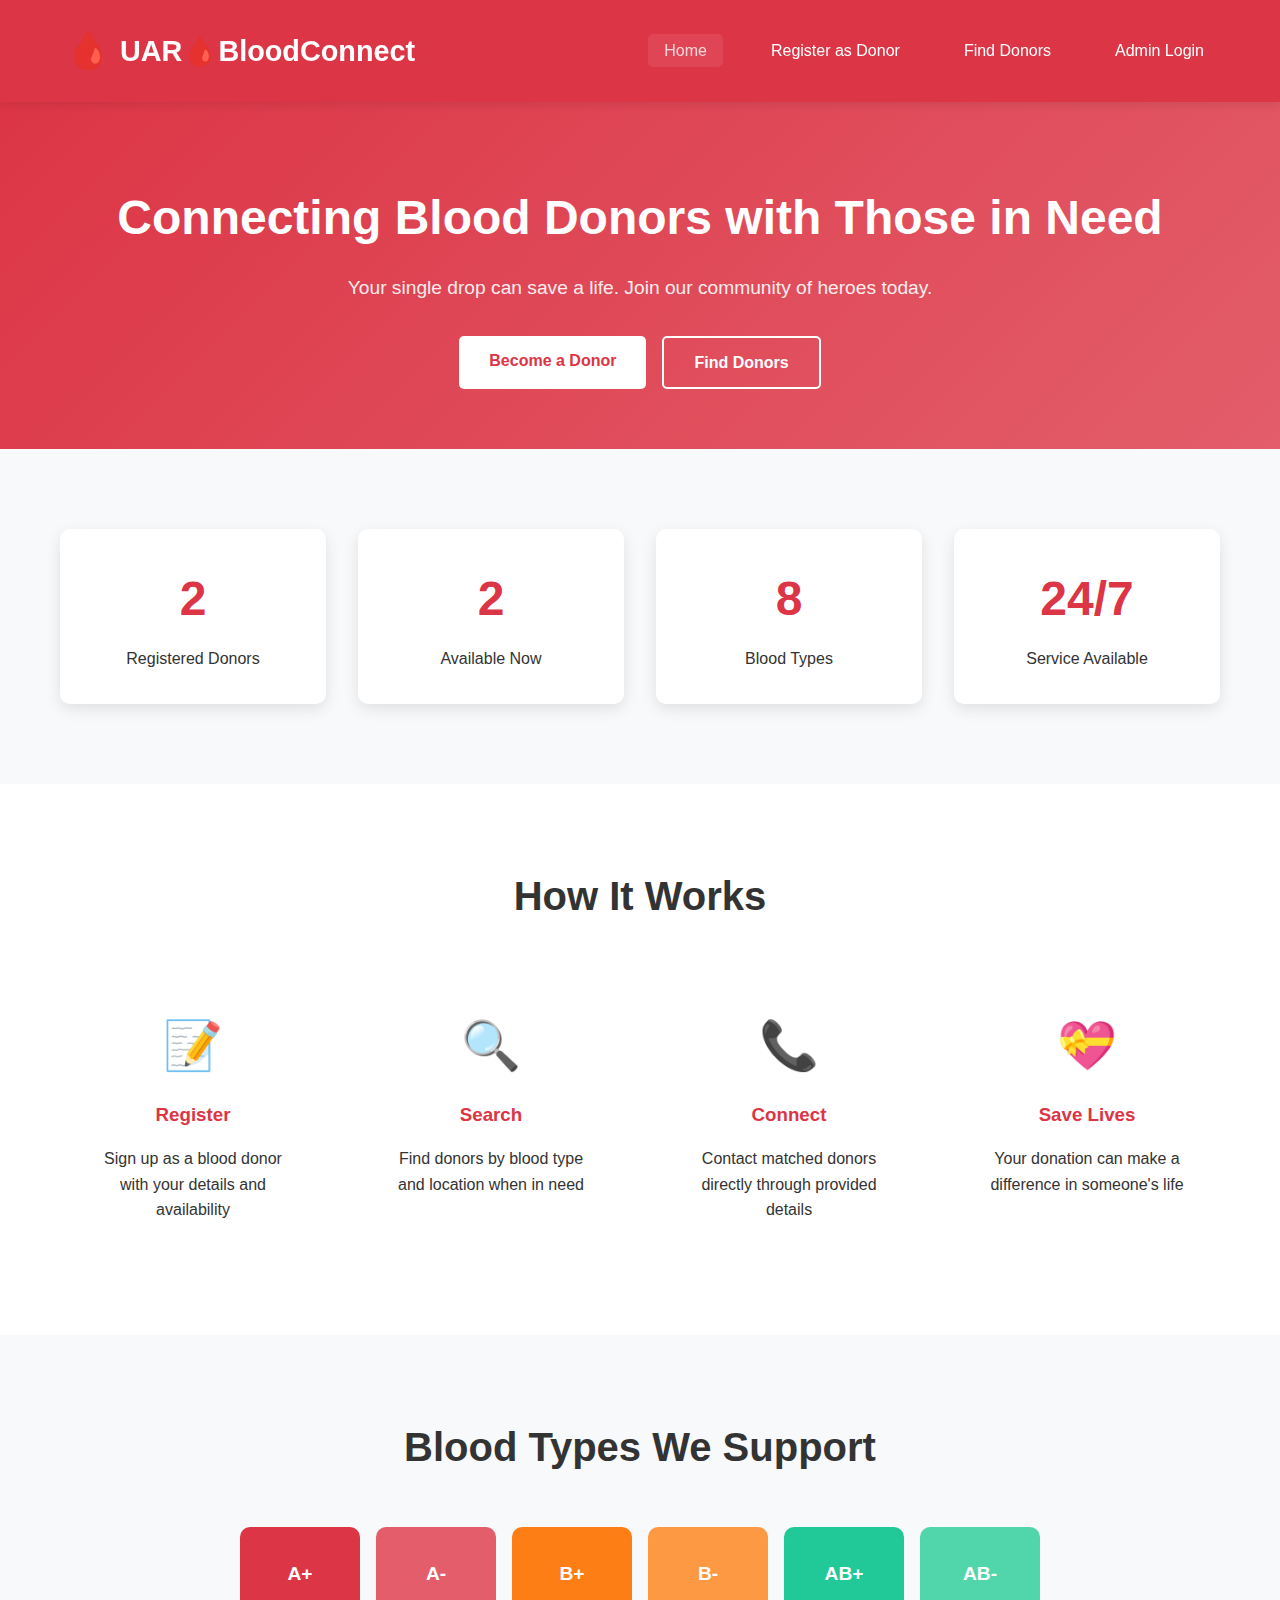
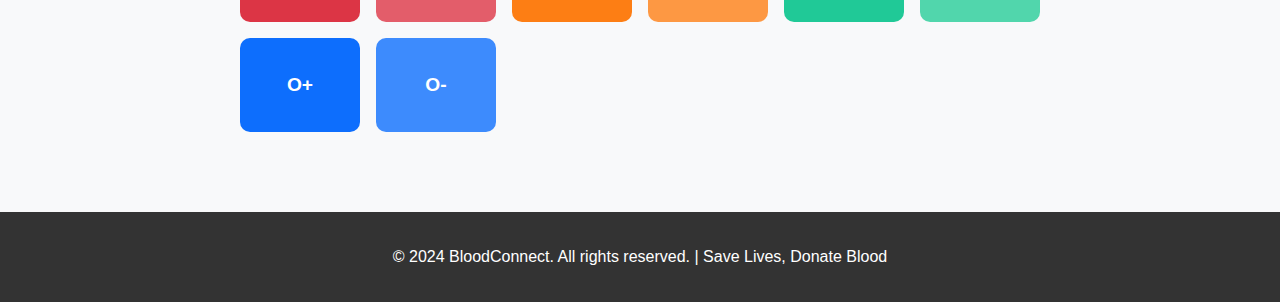
<file: index.html>
<!DOCTYPE html>
<html lang="en">
<head>
    <meta charset="UTF-8">
    <meta name="viewport" content="width=device-width, initial-scale=1.0">
    <title>Blood Donation Finder - Save Lives</title>
    <link rel="stylesheet" href="style.css">
    <script src="mobile-nav.js"></script>
</head>
<body>
<header>
    <nav class="navbar">
        <div class="nav-container">
            <a href="index.html" class="logo-link">
                <h1 class="logo">UAR🩸BloodConnect</h1>
            </a>
            
            <!-- Hamburger Menu -->
            <div class="hamburger" id="hamburger">
                <span></span>
                <span></span>
                <span></span>
            </div>
            
            <!-- Navigation Menu -->
            <ul class="nav-menu" id="navMenu">
                <li><a href="index.html" class="nav-link">Home</a></li>
                <li><a href="register.html" class="nav-link">Register as Donor</a></li>
                <li><a href="search.html" class="nav-link">Find Donors</a></li>
                <li><a href="admin-login.html" class="nav-link">Admin Login</a></li>
            </ul>
        </div>
    </nav>
</header>

    <main>
        <section class="hero">
            <div class="hero-content">
                <h2>Connecting Blood Donors with Those in Need</h2>
                <p>Your single drop can save a life. Join our community of heroes today.</p>
                <div class="hero-buttons">
                    <a href="register.html" class="btn btn-primary">Become a Donor</a>
                    <a href="search.html" class="btn btn-secondary">Find Donors</a>
                </div>
            </div>
        </section>

        <section class="stats">
            <div class="container">
                <div class="stats-grid">
                    <div class="stat-card">
                        <h3 id="totalDonors">0</h3>
                        <p>Registered Donors</p>
                    </div>
                    <div class="stat-card">
                        <h3 id="availableDonors">0</h3>
                        <p>Available Now</p>
                    </div>
                    <div class="stat-card">
                        <h3>8</h3>
                        <p>Blood Types</p>
                    </div>
                    <div class="stat-card">
                        <h3>24/7</h3>
                        <p>Service Available</p>
                    </div>
                </div>
            </div>
        </section>

        <section class="features">
            <div class="container">
                <h2>How It Works</h2>
                <div class="features-grid">
                    <div class="feature-card">
                        <div class="feature-icon">📝</div>
                        <h3>Register</h3>
                        <p>Sign up as a blood donor with your details and availability</p>
                    </div>
                    <div class="feature-card">
                        <div class="feature-icon">🔍</div>
                        <h3>Search</h3>
                        <p>Find donors by blood type and location when in need</p>
                    </div>
                    <div class="feature-card">
                        <div class="feature-icon">📞</div>
                        <h3>Connect</h3>
                        <p>Contact matched donors directly through provided details</p>
                    </div>
                    <div class="feature-card">
                        <div class="feature-icon">💝</div>
                        <h3>Save Lives</h3>
                        <p>Your donation can make a difference in someone's life</p>
                    </div>
                </div>
            </div>
        </section>

        <section class="blood-types">
            <div class="container">
                <h2>Blood Types We Support</h2>
                <div class="blood-grid">
                    <div class="blood-type a-plus">A+</div>
                    <div class="blood-type a-minus">A-</div>
                    <div class="blood-type b-plus">B+</div>
                    <div class="blood-type b-minus">B-</div>
                    <div class="blood-type ab-plus">AB+</div>
                    <div class="blood-type ab-minus">AB-</div>
                    <div class="blood-type o-plus">O+</div>
                    <div class="blood-type o-minus">O-</div>
                </div>
            </div>
        </section>
    </main>

    <footer>
        <div class="container">
            <p>&copy; 2024 BloodConnect. All rights reserved. | Save Lives, Donate Blood</p>
        </div>
    </footer>

    <script src="script.js"></script>
</body>
</html>
</file>
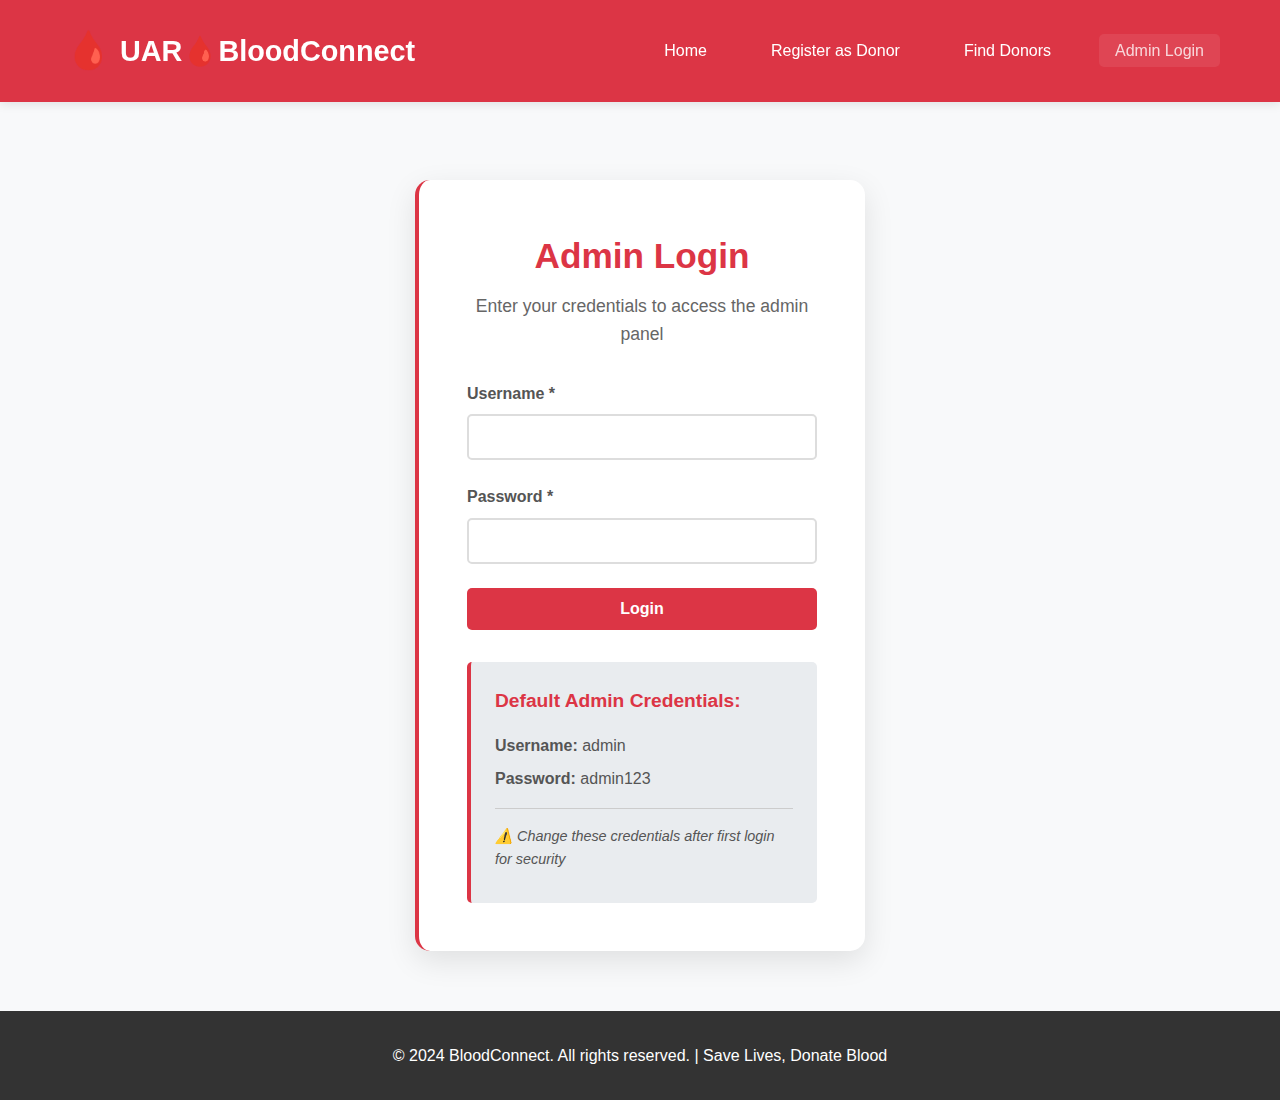
<file: admin-login.html>
<!DOCTYPE html>
<html lang="en">
<head>
    <meta charset="UTF-8">
    <meta name="viewport" content="width=device-width, initial-scale=1.0">
    <title>Admin Login - BloodConnect</title>
    <link rel="stylesheet" href="admin-login.css">
    <script src="mobile-nav.js"></script>
</head>
<body>
<header>
    <nav class="navbar">
        <div class="nav-container">
            <a href="index.html" class="logo-link">
                <h1 class="logo">UAR🩸BloodConnect</h1>
            </a>
            
            <!-- Hamburger Menu -->
            <div class="hamburger" id="hamburger">
                <span></span>
                <span></span>
                <span></span>
            </div>
            
            <!-- Navigation Menu -->
            <ul class="nav-menu" id="navMenu">
                <li><a href="index.html" class="nav-link">Home</a></li>
                <li><a href="register.html" class="nav-link">Register as Donor</a></li>
                <li><a href="search.html" class="nav-link">Find Donors</a></li>
                <li><a href="admin-login.html" class="nav-link">Admin Login</a></li>
            </ul>
        </div>
    </nav>
</header>

    <main>
        <section class="login-section">
            <div class="container">
                <div class="login-form">
                    <h2>Admin Login</h2>
                    <p>Enter your credentials to access the admin panel</p>
                    
                    <form id="loginForm">
                        <div class="form-group">
                            <label for="username">Username *</label>
                            <input type="text" id="username" name="username" required>
                        </div>
                        
                        <div class="form-group">
                            <label for="password">Password *</label>
                            <input type="password" id="password" name="password" required>
                        </div>
                        
                        <div class="form-group">
                            <button type="submit" class="btn btn-primary">Login</button>
                        </div>
                    </form>
                    
                    <div id="errorMessage" class="error-message" style="display: none;">
                        Invalid username or password. Please try again.
                    </div>

                    <div class="login-info">
                        <h4>Default Admin Credentials:</h4>
                        <p><strong>Username:</strong> admin</p>
                        <p><strong>Password:</strong> admin123</p>
                        <p class="note">⚠️ Change these credentials after first login for security</p>
                    </div>
                </div>
            </div>
        </section>
    </main>

    <footer>
        <div class="container">
            <p>&copy; 2024 BloodConnect. All rights reserved. | Save Lives, Donate Blood</p>
        </div>
    </footer>

    <script src="admin-login.js"></script>
</body>
</html>
</file>
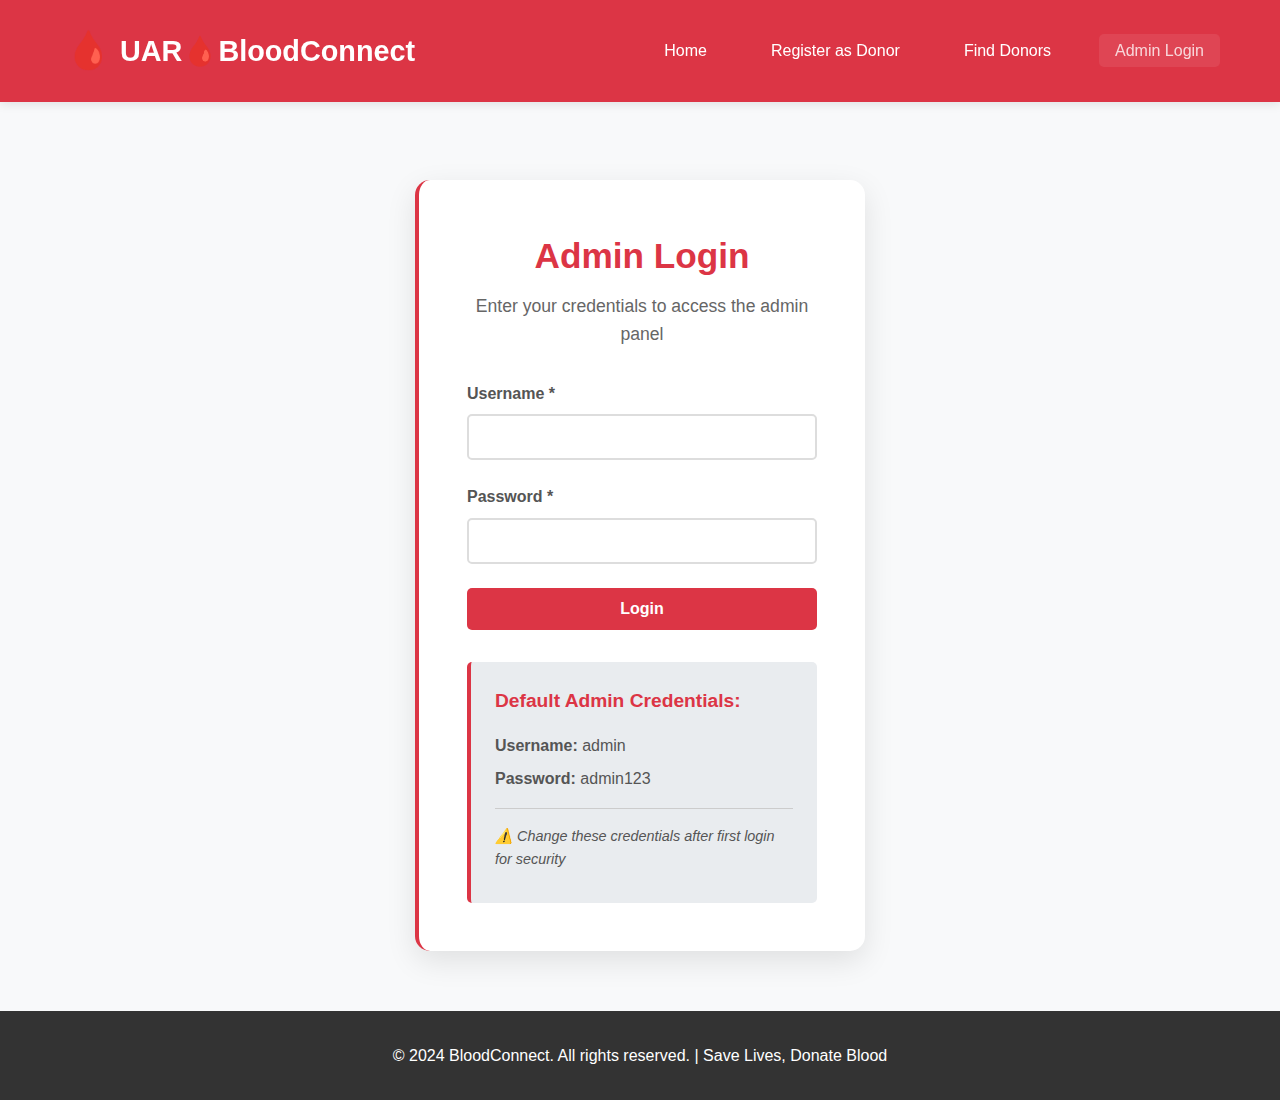
<file: admin.html>
<!DOCTYPE html>
<html lang="en">
<head>
    <meta charset="UTF-8">
    <meta name="viewport" content="width=device-width, initial-scale=1.0">
    <title>Admin Panel - BloodConnect</title>
    <link rel="stylesheet" href="admin.css">
    <script src="bangladesh-data.js"></script>
    <script src="mobile-nav.js"></script>
</head>
<body>
<header>
    <nav class="navbar">
        <div class="nav-container">
            <a href="index.html" class="logo-link">
                <h1 class="logo">UAR🩸BloodConnect</h1>
            </a>
            
            <!-- Hamburger Menu -->
            <div class="hamburger" id="hamburger">
                <span></span>
                <span></span>
                <span></span>
            </div>
            
            <!-- Navigation Menu -->
            <ul class="nav-menu" id="navMenu">
                <li><a href="index.html" class="nav-link">Home</a></li>
                <li><a href="register.html" class="nav-link">Register as Donor</a></li>
                <li><a href="search.html" class="nav-link">Find Donors</a></li>
                <li><a href="#" id="logoutBtn" class="nav-link">Logout</a></li>
            </ul>
        </div>
    </nav>
</header>

    <main>
        <section class="admin-section">
            <div class="container">
                <div class="admin-header">
                    <h2>Admin Panel</h2>
                    <p>Manage blood donors and system data</p>
                    <div class="admin-welcome">
                        Welcome, Admin! | <span id="loginTime"></span>
                    </div>
                </div>

                <div class="admin-controls">
                    <div class="control-card">
                        <h3>Change Password</h3>
                        <form id="changePasswordForm">
                            <div class="form-group">
                                <label for="currentPassword">Current Password</label>
                                <input type="password" id="currentPassword" required>
                            </div>
                            <div class="form-group">
                                <label for="newPassword">New Password</label>
                                <input type="password" id="newPassword" required minlength="6">
                            </div>
                            <div class="form-group">
                                <label for="confirmPassword">Confirm New Password</label>
                                <input type="password" id="confirmPassword" required>
                            </div>
                            <button type="submit" class="btn btn-primary">Change Password</button>
                        </form>
                        <div id="passwordMessage" class="message"></div>
                    </div>
                </div>

                
                        <!-- Bulk Data Import Section -->
        <div class="admin-controls">
            <div class="control-card">
                <h3>Bulk Data Import</h3>
                
                <!-- CSV Import -->
                <div class="import-section">
                    <h4>📁 Import from CSV File</h4>
                    <p>Upload a CSV file with donor data. Download template first.</p>
                    
                    <div class="form-row">
                        <div class="form-group">
                            <input type="file" id="csvFile" accept=".csv" class="file-input">
                            <label for="csvFile" class="file-label">Choose CSV File</label>
                        </div>
                    </div>
                    
                    <div class="form-group">
                        <button id="downloadTemplate" class="btn btn-secondary">Download CSV Template</button>
                        <button id="importCSV" class="btn btn-primary">Import CSV Data</button>
                    </div>
                    
                    <div id="csvProgress" class="progress-container" style="display: none;">
                        <div class="progress-bar">
                            <div class="progress-fill" id="csvProgressFill"></div>
                        </div>
                        <span id="csvProgressText">0%</span>
                    </div>
                </div>

                <!-- Google Sheets Sync -->
                <div class="import-section">
                    <h4>📊 Sync with Google Sheets</h4>
                    <p>Enter Google Sheets URL to sync data (public sheet required)</p>
                    
                    <div class="form-group">
                        <label for="googleSheetsUrl">Google Sheets URL</label>
                        <input type="url" id="googleSheetsUrl" placeholder="https://docs.google.com/spreadsheets/d/...">
                    </div>
                    
                    <div class="form-group">
                        <button id="syncGoogleSheets" class="btn btn-primary">Sync with Google Sheets</button>
                    </div>
                    
                    <div id="sheetsProgress" class="progress-container" style="display: none;">
                        <div class="progress-bar">
                            <div class="progress-fill" id="sheetsProgressFill"></div>
                        </div>
                        <span id="sheetsProgressText">0%</span>
                    </div>
                </div>

                <!-- Import Results -->
                <div id="importResults" class="import-results" style="display: none;">
                    <h4>Import Results</h4>
                    <div id="importStats"></div>
                </div>
            </div>
        </div>




                <div class="admin-stats">
                    <div class="stat-card">
                        <h3 id="totalDonorsAdmin">0</h3>
                        <p>Total Donors</p>
                    </div>
                    <div class="stat-card">
                        <h3 id="availableDonorsAdmin">0</h3>
                        <p>Available Donors</p>
                    </div>
                    <div class="stat-card">
                        <h3 id="bloodGroupsCount">0</h3>
                        <p>Blood Groups</p>
                    </div>
                    <div class="stat-card">
                        <h3 id="sessionDuration">0m</h3>
                        <p>Session Duration</p>
                    </div>
                </div>

                <div class="admin-actions">
                    <button id="refreshBtn" class="btn btn-primary">Refresh Data</button>
                    <button id="exportBtn" class="btn btn-secondary">Export Data</button>
                    <button id="clearAllBtn" class="btn btn-danger">Clear All Data</button>
                </div>



                                <div class="admin-filters">
                    <h3>Filter Donors</h3>
                    <div class="filter-controls">
                        <div class="form-row">
                            <div class="form-group">
                                <label for="filterBloodGroup">Blood Group</label>
                                <select id="filterBloodGroup">
                                    <option value="">All Blood Groups</option>
                                    <option value="A+">A+</option>
                                    <option value="A-">A-</option>
                                    <option value="B+">B+</option>
                                    <option value="B-">B-</option>
                                    <option value="AB+">AB+</option>
                                    <option value="AB-">AB-</option>
                                    <option value="O+">O+</option>
                                    <option value="O-">O-</option>
                                </select>
                            </div>
                            
                            <div class="form-group">
                                <label for="filterDistrict">District</label>
                                <select id="filterDistrict">
                                    <option value="">All Districts</option>
                                </select>
                            </div>
                            
                            <div class="form-group">
                                <label for="filterUpazila">Upazila</label>
                                <select id="filterUpazila">
                                    <option value="">All Upazilas</option>
                                </select>
                            </div>
                        </div>
                        
                        <div class="form-row">
                            <div class="form-group">
                                <label for="filterAvailability">Availability</label>
                                <select id="filterAvailability">
                                    <option value="all">All</option>
                                    <option value="available">Available</option>
                                    <option value="unavailable">Unavailable</option>
                                </select>
                            </div>
                            
                            <div class="form-group">
                                <label for="filterSearch">Search Name/Phone</label>
                                <input type="text" id="filterSearch" placeholder="Search donors...">
                            </div>
                            
                            <div class="form-group">
                                <button id="applyFilters" class="btn btn-primary">Apply Filters</button>
                                <button id="clearFilters" class="btn btn-secondary">Clear Filters</button>
                            </div>
                        </div>
                    </div>
                </div>





                <div class="donors-table-container">
                    <h3>All Registered Donors</h3>
                    <div class="table-responsive">
                        <table id="donorsTable" class="donors-table">
                            <thead>
                                <tr>
                                    <th>Name</th>
                                    <th>Age</th>
                                    <th>Blood Group</th>
                                    <th>Location</th>
                                    <th>Phone</th>
                                    <th>Email</th>
                                    <th>Availability</th>
                                    <th>Last Donation</th>
                                    <th>Actions</th>
                                </tr>
                            </thead>
                            <tbody id="donorsTableBody">
                                <!-- Donors will be populated here -->
                            </tbody>
                        </table>
                    </div>
                </div>
            </div>
        </section>
    </main>

    <footer>
        <div class="container">
            <p>&copy; 2024 BloodConnect. All rights reserved. | Save Lives, Donate Blood</p>
        </div>
    </footer>

    <script src="admin.js"></script>
</body>
</html>
</file>
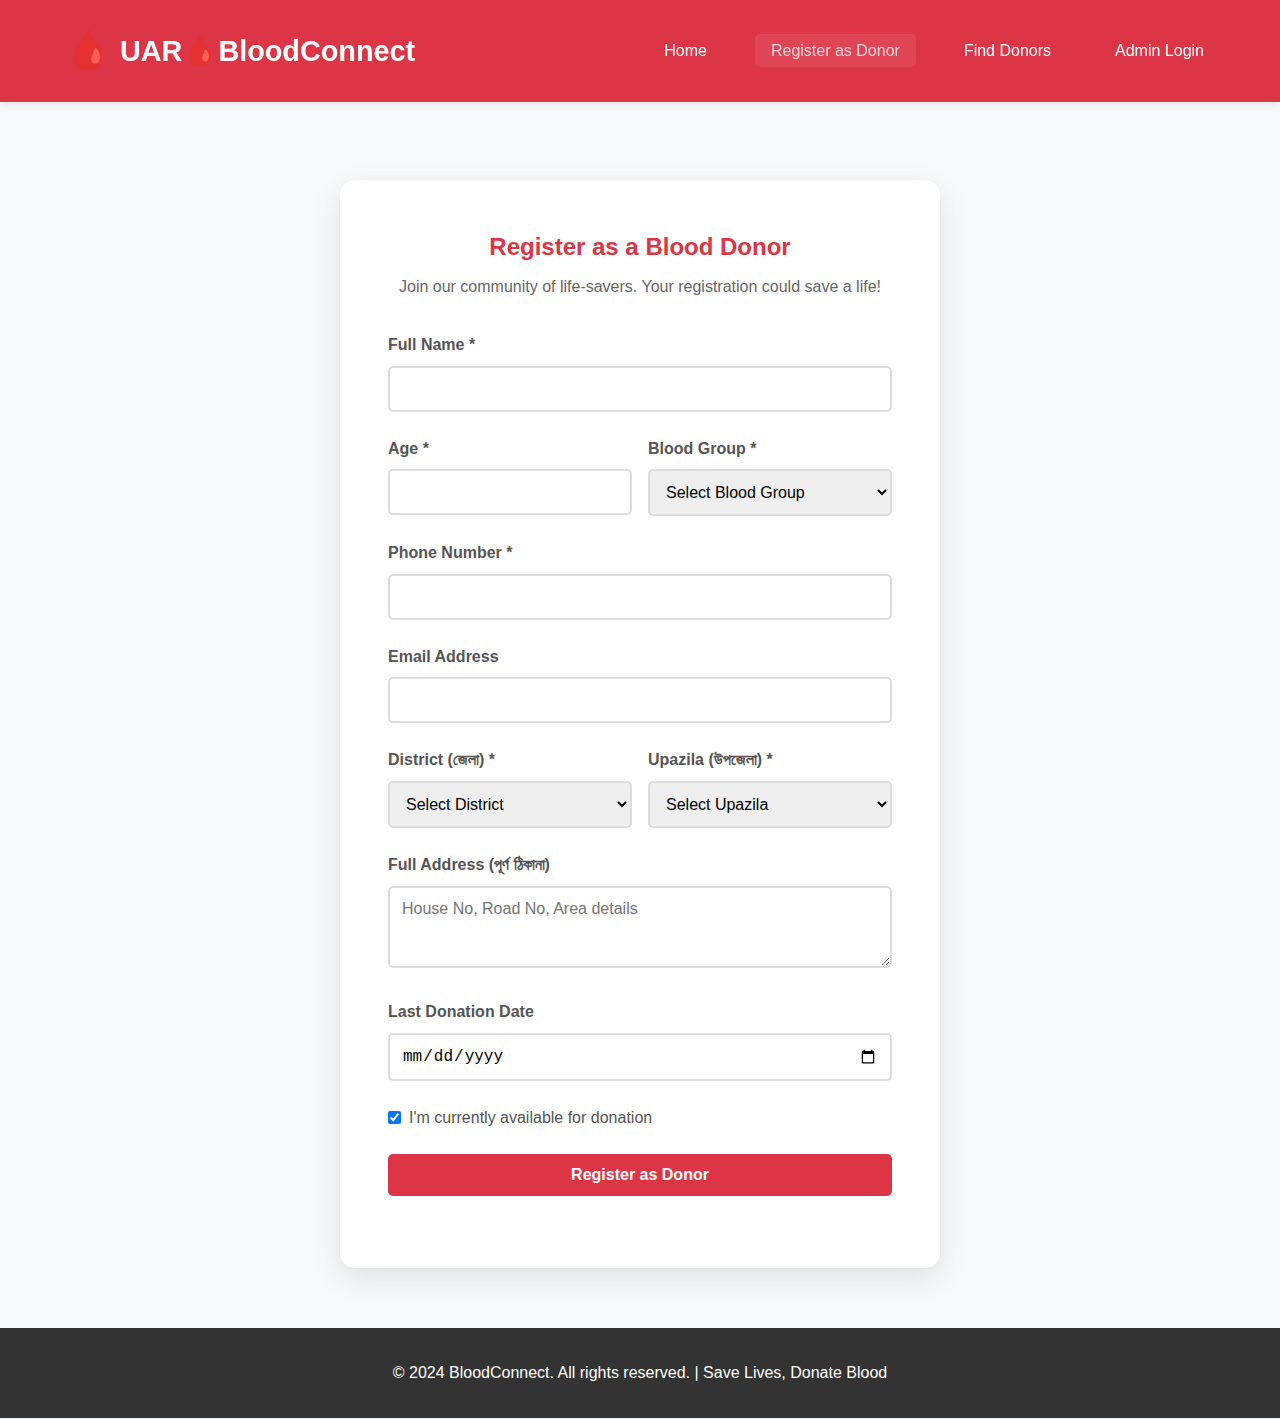
<file: register.html>
<!DOCTYPE html>
<html lang="en">
<head>
    <meta charset="UTF-8">
    <meta name="viewport" content="width=device-width, initial-scale=1.0">
    <title>Register as Donor - BloodConnect</title>
    <link rel="stylesheet" href="register.css">
    <script src="bangladesh-data.js"></script>
    <script src="mobile-nav.js"></script>
</head>
<body>
<header>
    <nav class="navbar">
        <div class="nav-container">
            <a href="index.html" class="logo-link">
                <h1 class="logo">UAR🩸BloodConnect</h1>
            </a>
            
            <!-- Hamburger Menu -->
            <div class="hamburger" id="hamburger">
                <span></span>
                <span></span>
                <span></span>
            </div>
            
            <!-- Navigation Menu -->
            <ul class="nav-menu" id="navMenu">
                <li><a href="index.html" class="nav-link">Home</a></li>
                <li><a href="register.html" class="nav-link">Register as Donor</a></li>
                <li><a href="search.html" class="nav-link">Find Donors</a></li>
                <li><a href="admin-login.html" class="nav-link">Admin Login</a></li>
            </ul>
        </div>
    </nav>
</header>

    <main>
        <section class="registration-section">
            <div class="container">
                <div class="registration-form">
                    <h2>Register as a Blood Donor</h2>
                    <p>Join our community of life-savers. Your registration could save a life!</p>
                    
                    <form id="donorForm">
                        <div class="form-group">
                            <label for="name">Full Name *</label>
                            <input type="text" id="name" name="name" required>
                        </div>
                        
                        <div class="form-row">
                            <div class="form-group">
                                <label for="age">Age *</label>
                                <input type="number" id="age" name="age" min="18" max="65" required>
                            </div>
                            
                            <div class="form-group">
                                <label for="bloodGroup">Blood Group *</label>
                                <select id="bloodGroup" name="bloodGroup" required>
                                    <option value="">Select Blood Group</option>
                                    <option value="A+">A+</option>
                                    <option value="A-">A-</option>
                                    <option value="B+">B+</option>
                                    <option value="B-">B-</option>
                                    <option value="AB+">AB+</option>
                                    <option value="AB-">AB-</option>
                                    <option value="O+">O+</option>
                                    <option value="O-">O-</option>
                                </select>
                            </div>
                        </div>
                        
                        <div class="form-group">
                            <label for="phone">Phone Number *</label>
                            <input type="tel" id="phone" name="phone" required>
                        </div>
                        
                        <div class="form-group">
                            <label for="email">Email Address</label>
                            <input type="email" id="email" name="email">
                        </div>
                        
                         <div class="form-row">
                            <div class="form-group">
                                <label for="district">District (জেলা) *</label>
                                <select id="district" name="district" required>
                                    <option value="">Select District</option>
                                </select>
                            </div>
                            
                            <div class="form-group">
                                <label for="upazila">Upazila (উপজেলা) *</label>
                                <select id="upazila" name="upazila" required>
                                    <option value="">Select Upazila</option>
                                </select>
                            </div>
                        </div>

                        <div class="form-group">
                            <label for="address">Full Address (পূর্ণ ঠিকানা)</label>
                            <textarea id="address" name="address" rows="3" placeholder="House No, Road No, Area details"></textarea>
                        </div>
                        
                        <div class="form-group">
                            <label for="lastDonation">Last Donation Date</label>
                            <input type="date" id="lastDonation" name="lastDonation">
                        </div>
                        
                        <div class="form-group checkbox-group">
                            <input type="checkbox" id="available" name="available" checked>
                            <label for="available">I'm currently available for donation</label>
                        </div>
                        
                        <div class="form-group">
                            <button type="submit" class="btn btn-primary">Register as Donor</button>
                        </div>
                    </form>
                    
                    <div id="successMessage" class="success-message" style="display: none;">
                        <h3>🎉 Registration Successful!</h3>
                        <p>Thank you for registering as a blood donor. You're now part of our life-saving community.</p>
                        <a href="index.html" class="btn btn-secondary">Return to Home</a>
                    </div>
                </div>
            </div>
        </section>
    </main>

    <footer>
        <div class="container">
            <p>&copy; 2024 BloodConnect. All rights reserved. | Save Lives, Donate Blood</p>
        </div>
    </footer>

    <script src="register.js"></script>
</body>
</html>
</file>
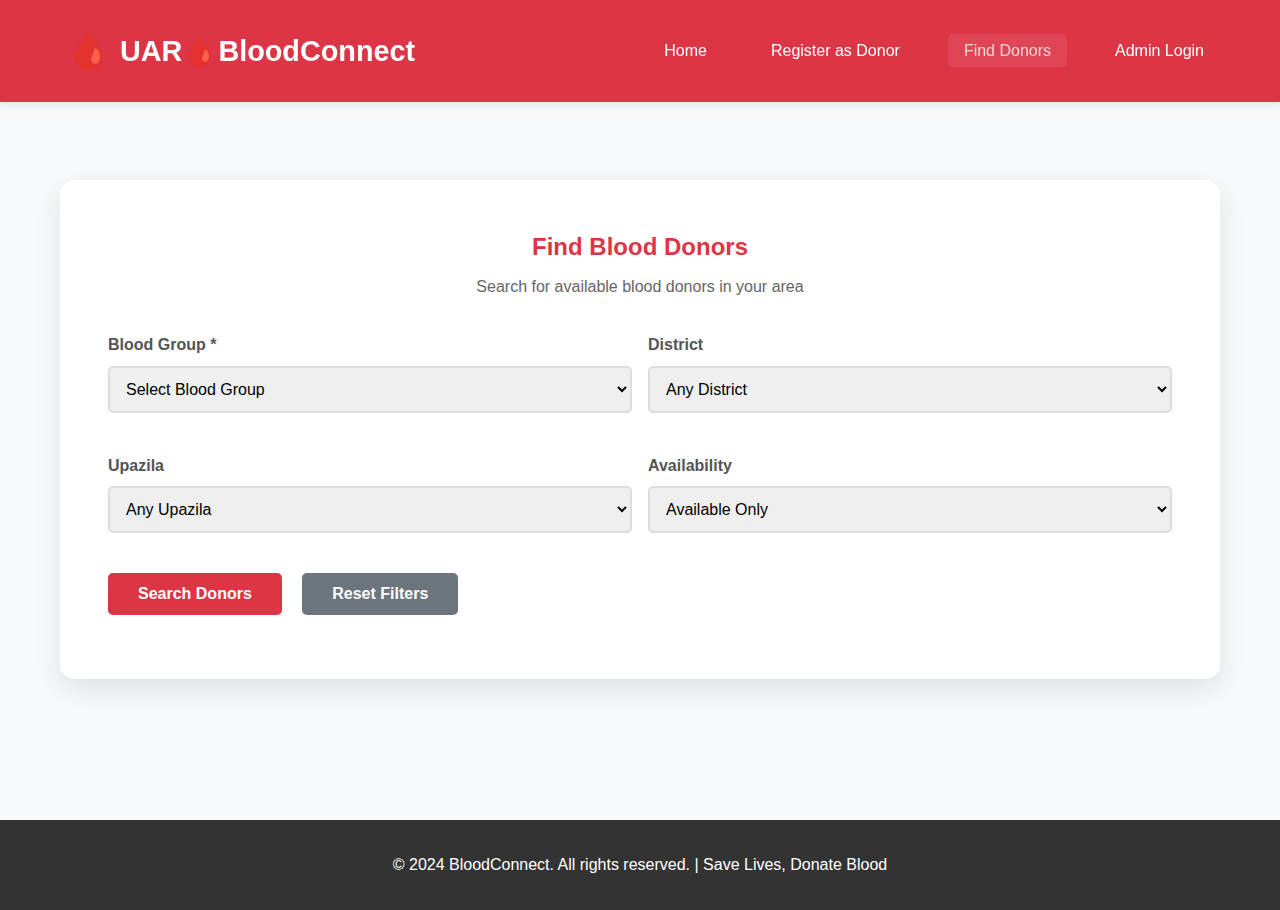
<file: search.html>
<!DOCTYPE html>
<html lang="en">
<head>
    <meta charset="UTF-8">
    <meta name="viewport" content="width=device-width, initial-scale=1.0">
    <title>Find Donors - BloodConnect</title>
    <link rel="stylesheet" href="search.css">
    <script src="bangladesh-data.js"></script>
    <script src="mobile-nav.js"></script>
</head>
<body>
<header>
    <nav class="navbar">
        <div class="nav-container">
            <a href="index.html" class="logo-link">
                <h1 class="logo">UAR🩸BloodConnect</h1>
            </a>
            
            <!-- Hamburger Menu -->
            <div class="hamburger" id="hamburger">
                <span></span>
                <span></span>
                <span></span>
            </div>
            
            <!-- Navigation Menu -->
            <ul class="nav-menu" id="navMenu">
                <li><a href="index.html" class="nav-link">Home</a></li>
                <li><a href="register.html" class="nav-link">Register as Donor</a></li>
                <li><a href="search.html" class="nav-link">Find Donors</a></li>
                <li><a href="admin-login.html" class="nav-link">Admin Login</a></li>
            </ul>
        </div>
    </nav>
</header>

    <main>
        <section class="search-section">
            <div class="container">
                <div class="search-container">
                    <h2>Find Blood Donors</h2>
                    <p>Search for available blood donors in your area</p>
                    
                    <div class="search-form">

                    <div class="form-row">
                        <div class="form-group">
                            <label for="searchBloodGroup">Blood Group *</label>
                            <select id="searchBloodGroup" required>
                                <option value="">Select Blood Group</option>
                                <option value="A+">A+</option>
                                <option value="A-">A-</option>
                                <option value="B+">B+</option>
                                <option value="B-">B-</option>
                                <option value="AB+">AB+</option>
                                <option value="AB-">AB-</option>
                                <option value="O+">O+</option>
                                <option value="O-">O-</option>
                            </select>
                        </div>
        
                        <div class="form-group">
                            <label for="searchDistrict">District</label>
                            <select id="searchDistrict">
                                <option value="">Any District</option>
                            </select>
                        </div>
                    </div>
                    
                    <div class="form-row">
                        <div class="form-group">
                            <label for="searchUpazila">Upazila</label>
                            <select id="searchUpazila">
                                <option value="">Any Upazila</option>
                            </select>
                        </div>
                        
                        <div class="form-group">
                            <label for="searchAvailability">Availability</label>
                            <select id="searchAvailability">
                                <option value="all">All Donors</option>
                                <option value="available" selected>Available Only</option>
                                <option value="unavailable">Unavailable</option>
                            </select>
                        </div>
                    </div>
                    
                    <div class="form-group">
                        <button id="searchBtn" class="btn btn-primary">Search Donors</button>
                        <button id="resetBtn" class="btn btn-secondary">Reset Filters</button>
                    </div>
                </div>
                        </div>
                        

                    </div>
                </div>

                <div id="resultsSection" class="results-section" style="display: none;">
                    <h3>Search Results</h3>
                    <div id="resultsCount" class="results-count"></div>
                    <div id="donorsList" class="donors-list"></div>
                </div>

                <div id="noResults" class="no-results" style="display: none;">
                    <h3>No Donors Found</h3>
                    <p>We couldn't find any donors matching your criteria. Please try a different search or check back later.</p>
                    <a href="register.html" class="btn btn-primary">Become a Donor</a>
                </div>
            </div>
        </section>
    </main>

    <footer>
        <div class="container">
            <p>&copy; 2024 BloodConnect. All rights reserved. | Save Lives, Donate Blood</p>
        </div>
    </footer>

    <script src="search.js"></script>
</body>
</html>
</file>
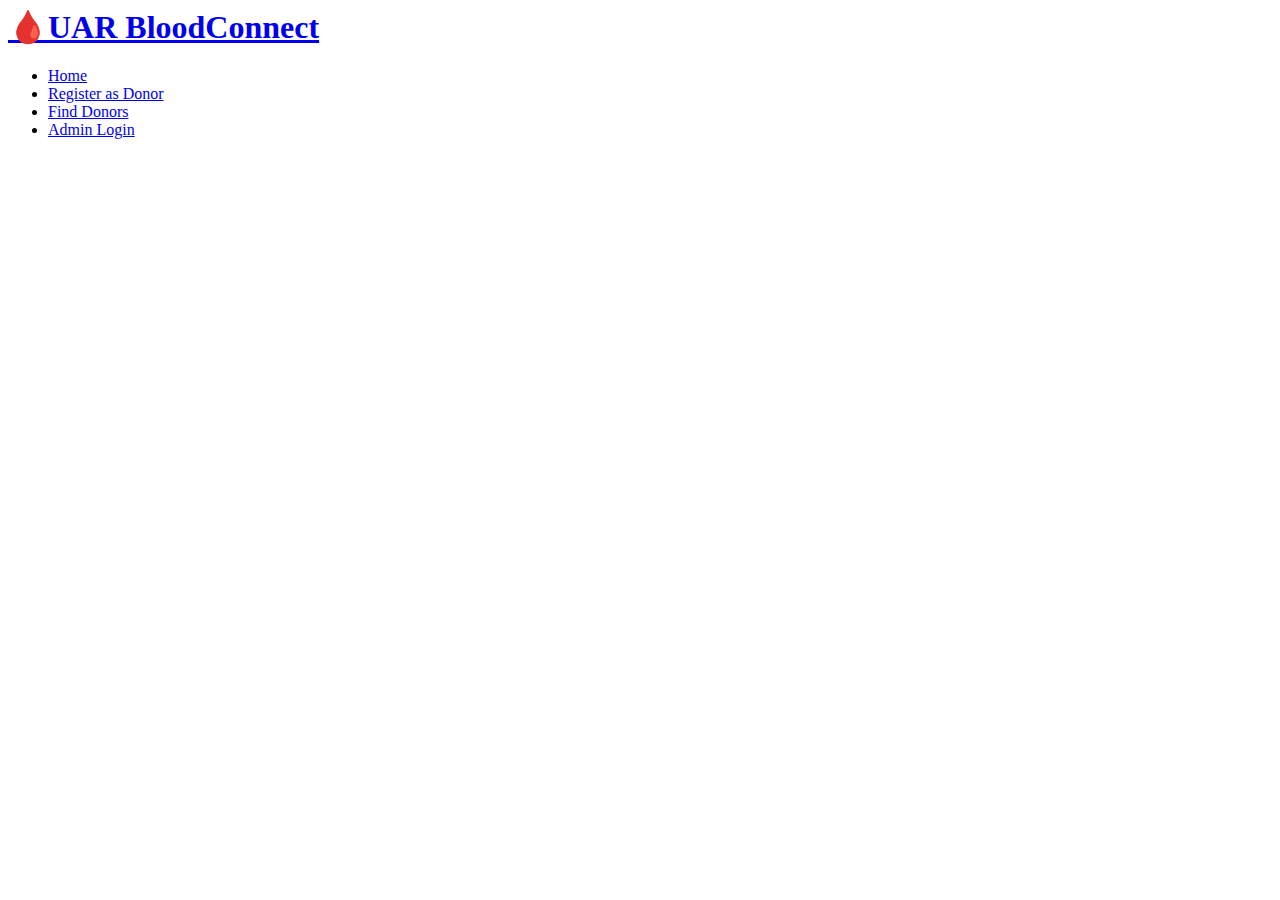
<file: test-data.html>
<!-- <!DOCTYPE html>
<html>
<head>
    <title>Test Bangladesh Data</title>
    <script src="bangladesh-data.js"></script>
</head>
<body>
    <h1>Test Bangladesh Data</h1>
    <div id="output"></div>
    
    <script>
        const output = document.getElementById('output');
        const districts = getDistricts();
        const upazilas = bangladeshData.upazilas;
        
        output.innerHTML = `
            <h2>Districts: ${districts.length}</h2>
            <ul>
                ${districts.map(d => `<li>${d.name} - ${d.bn_name}</li>`).join('')}
            </ul>
            
            <h2>Upazilas: ${upazilas.length}</h2>
            <ul>
                ${upazilas.map(u => `<li>${u.name} - ${u.bn_name} (District: ${u.district_id})</li>`).join('')}
            </ul>
        `;
    </script>
</body>
</html> -->

<header>
    <nav class="navbar">
        <div class="nav-container">
            <h1 class="logo"><a href="index.html">🩸UAR BloodConnect</a></h1> 
            
            <!-- Hamburger Menu -->
            <div class="hamburger" id="hamburger">
                <span></span>
                <span></span>
                <span></span>
            </div>
            
            <!-- Navigation Menu -->
            <ul class="nav-menu" id="navMenu">
                <li><a href="index.html" class="nav-link">Home</a></li>
                <li><a href="register.html" class="nav-link">Register as Donor</a></li>
                <li><a href="search.html" class="nav-link">Find Donors</a></li>
                <li><a href="admin-login.html" class="nav-link">Admin Login</a></li>
            </ul>
        </div>
    </nav>
</header>
</file>
<file: style.css>
/* Enhanced Logo Effects */
.logo-link {
    text-decoration: none;
    color: white;
    display: flex;
    align-items: center;
    padding: 5px;
    border-radius: 5px;
    transition: all 0.3s ease;
}

.logo-link:hover {
    background: rgba(255, 255, 255, 0.1);
}

.logo-link:hover .logo {
    opacity: 0.9;
    transform: translateX(5px);
}

.logo {
    color: white;
    font-size: 1.5rem;
    font-weight: bold;
    z-index: 1001;
    transition: all 0.3s ease;
    margin: 0;
    display: flex;
    align-items: center;
    gap: 8px;
}

.logo::before {
    content: '🩸';
    font-size: 1.3em;
    transition: transform 0.3s ease;
}

.logo-link:hover .logo::before {
    transform: scale(1.2) rotate(10deg);
}

/* Mobile touch improvements */
@media (max-width: 768px) {
    .logo-link {
        padding: 8px;
        margin-left: -8px; /* Compensate for padding */
    }
    
    .logo {
        font-size: 1.3rem;
    }
}

/* Accessibility improvements */
.logo-link:focus {
    outline: 2px solid rgba(255, 255, 255, 0.5);
    outline-offset: 2px;
}

/* Reduced motion for users who prefer it */
@media (prefers-reduced-motion: reduce) {
    .logo-link,
    .logo,
    .logo::before {
        transition: none;
    }
    
    .logo-link:hover .logo {
        transform: none;
    }
}



/* Ensure main content doesn't get hidden behind fixed navbar */
main {
    padding-top: 80px;
    min-height: calc(100vh - 80px);
}

/* Specific adjustments for different pages */
.hero {
    padding: 100px 0 60px !important;
}

.registration-section,
.search-section,
.admin-section,
.login-section {
    padding: 100px 0 60px !important;
}

@media (max-width: 480px) {
    main {
        padding-top: 70px;
        min-height: calc(100vh - 70px);
    }
    
    .hero {
        padding: 80px 0 40px !important;
    }
    
    .registration-section,
    .search-section,
    .admin-section,
    .login-section {
        padding: 80px 0 40px !important;
    }
}

* {
    margin: 0;
    padding: 0;
    box-sizing: border-box;
}

body {
    font-family: 'Arial', sans-serif;
    line-height: 1.6;
    color: #333;
}

.container {
    max-width: 1200px;
    margin: 0 auto;
    padding: 0 20px;
}


/* Navigation - Mobile Friendly */
.navbar {
    background: #dc3545;
    padding: 1rem 0;
    position: fixed;
    width: 100%;
    top: 0;
    z-index: 1000;
    box-shadow: 0 2px 10px rgba(0,0,0,0.1);
}

.nav-container {
    max-width: 1200px;
    margin: 0 auto;
    padding: 0 20px;
    display: flex;
    justify-content: space-between;
    align-items: center;
}

.logo {
    color: white;
    font-size: 1.5rem;
    font-weight: bold;
    z-index: 1001;
}

/* Hamburger Menu */
.hamburger {
    display: none;
    flex-direction: column;
    cursor: pointer;
    padding: 5px;
    z-index: 1001;
}

.hamburger span {
    width: 25px;
    height: 3px;
    background: white;
    margin: 3px 0;
    transition: 0.3s;
    border-radius: 2px;
}

/* Navigation Menu */
.nav-menu {
    display: flex;
    list-style: none;
    gap: 2rem;
    align-items: center;
}

.nav-menu a {
    color: white;
    text-decoration: none;
    transition: opacity 0.3s;
    padding: 0.5rem 1rem;
    border-radius: 5px;
    font-weight: 500;
}

.nav-menu a:hover,
.nav-menu a.active {
    background: rgba(255, 255, 255, 0.1);
    opacity: 1;
}

/* Mobile Styles */
@media (max-width: 768px) {
    .hamburger {
        display: flex;
    }
    
    .nav-menu {
        position: fixed;
        left: -100%;
        top: 0;
        flex-direction: column;
        background: #dc3545;
        width: 100%;
        height: 100vh;
        text-align: center;
        transition: 0.3s;
        padding-top: 80px;
        gap: 0;
        z-index: 1000;
    }
    
    .nav-menu.active {
        left: 0;
    }
    
    .nav-menu li {
        width: 100%;
        margin: 0;
    }
    
    .nav-menu a {
        display: block;
        padding: 1.5rem;
        width: 100%;
        border-bottom: 1px solid rgba(255, 255, 255, 0.1);
        font-size: 1.1rem;
    }
    
    .nav-menu a:hover {
        background: rgba(255, 255, 255, 0.2);
    }
    
    /* Hamburger Animation */
    .hamburger.active span:nth-child(1) {
        transform: rotate(-45deg) translate(-5px, 6px);
    }
    
    .hamburger.active span:nth-child(2) {
        opacity: 0;
    }
    
    .hamburger.active span:nth-child(3) {
        transform: rotate(45deg) translate(-5px, -6px);
    }
    
    /* Adjust main content padding for mobile */
    main {
        padding-top: 80px !important;
    }
}

/* Small Mobile Devices */
@media (max-width: 480px) {
    .nav-container {
        padding: 0 15px;
    }
    
    .logo {
        font-size: 1.3rem;
    }
    
    .nav-menu a {
        padding: 1.2rem;
        font-size: 1rem;
    }
}



/* Navigation */
.navbar {
    background: #dc3545;
    padding: 1rem 0;
    position: fixed;
    width: 100%;
    top: 0;
    z-index: 1000;
}

.nav-container {
    max-width: 1200px;
    margin: 0 auto;
    padding: 0 20px;
    display: flex;
    justify-content: space-between;
    align-items: center;
}

.logo {
    color: white;
    font-size: 1.8rem;
    font-weight: bold;
}

.nav-menu {
    display: flex;
    list-style: none;
    gap: 2rem;
}

.nav-menu a {
    color: white;
    text-decoration: none;
    transition: opacity 0.3s;
}

.nav-menu a:hover,
.nav-menu a.active {
    opacity: 0.8;
}

/* Hero Section */
.hero {
    background: linear-gradient(135deg, #dc3545, #e35d6a);
    color: white;
    padding: 120px 0 80px;
    text-align: center;
}

.hero-content h2 {
    font-size: 3rem;
    margin-bottom: 1rem;
}

.hero-content p {
    font-size: 1.2rem;
    margin-bottom: 2rem;
    opacity: 0.9;
}

.hero-buttons {
    display: flex;
    gap: 1rem;
    justify-content: center;
    flex-wrap: wrap;
}

.btn {
    padding: 12px 30px;
    text-decoration: none;
    border-radius: 5px;
    font-weight: bold;
    transition: all 0.3s;
    display: inline-block;
}

.btn-primary {
    background: white;
    color: #dc3545;
}

.btn-primary:hover {
    background: #f8f9fa;
    transform: translateY(-2px);
}

.btn-secondary {
    background: transparent;
    color: white;
    border: 2px solid white;
}

.btn-secondary:hover {
    background: white;
    color: #dc3545;
}

/* Stats Section */
.stats {
    padding: 80px 0;
    background: #f8f9fa;
}

.stats-grid {
    display: grid;
    grid-template-columns: repeat(auto-fit, minmax(250px, 1fr));
    gap: 2rem;
}

.stat-card {
    background: white;
    padding: 2rem;
    text-align: center;
    border-radius: 10px;
    box-shadow: 0 5px 15px rgba(0,0,0,0.1);
}

.stat-card h3 {
    font-size: 3rem;
    color: #dc3545;
    margin-bottom: 0.5rem;
}

/* Features Section */
.features {
    padding: 80px 0;
}

.features h2 {
    text-align: center;
    margin-bottom: 3rem;
    font-size: 2.5rem;
    color: #333;
}

.features-grid {
    display: grid;
    grid-template-columns: repeat(auto-fit, minmax(250px, 1fr));
    gap: 2rem;
}

.feature-card {
    text-align: center;
    padding: 2rem;
}

.feature-icon {
    font-size: 3rem;
    margin-bottom: 1rem;
}

.feature-card h3 {
    margin-bottom: 1rem;
    color: #dc3545;
}

/* Blood Types Section */
.blood-types {
    padding: 80px 0;
    background: #f8f9fa;
}

.blood-types h2 {
    text-align: center;
    margin-bottom: 3rem;
    font-size: 2.5rem;
}

.blood-grid {
    display: grid;
    grid-template-columns: repeat(auto-fit, minmax(120px, 1fr));
    gap: 1rem;
    max-width: 800px;
    margin: 0 auto;
}

.blood-type {
    padding: 2rem 1rem;
    text-align: center;
    border-radius: 10px;
    color: white;
    font-weight: bold;
    font-size: 1.2rem;
}

.a-plus { background: #dc3545; }
.a-minus { background: #e35d6a; }
.b-plus { background: #fd7e14; }
.b-minus { background: #fd9843; }
.ab-plus { background: #20c997; }
.ab-minus { background: #51d6ac; }
.o-plus { background: #0d6efd; }
.o-minus { background: #3d8bfd; }

/* Footer */
footer {
    background: #333;
    color: white;
    text-align: center;
    padding: 2rem 0;
}

/* Responsive Design */
@media (max-width: 768px) {
    .nav-menu {
        flex-direction: column;
        gap: 1rem;
    }
    
    .hero-content h2 {
        font-size: 2rem;
    }
    
    .hero-buttons {
        flex-direction: column;
        align-items: center;
    }
    
    .btn {
        width: 200px;
        text-align: center;
    }
}
</file>
<file: admin-login.css>
/* Enhanced Logo Effects */
.logo-link {
    text-decoration: none;
    color: white;
    display: flex;
    align-items: center;
    padding: 5px;
    border-radius: 5px;
    transition: all 0.3s ease;
}

.logo-link:hover {
    background: rgba(255, 255, 255, 0.1);
}

.logo-link:hover .logo {
    opacity: 0.9;
    transform: translateX(5px);
}

.logo {
    color: white;
    font-size: 1.5rem;
    font-weight: bold;
    z-index: 1001;
    transition: all 0.3s ease;
    margin: 0;
    display: flex;
    align-items: center;
    gap: 8px;
}

.logo::before {
    content: '🩸';
    font-size: 1.3em;
    transition: transform 0.3s ease;
}

.logo-link:hover .logo::before {
    transform: scale(1.2) rotate(10deg);
}

/* Mobile touch improvements */
@media (max-width: 768px) {
    .logo-link {
        padding: 8px;
        margin-left: -8px; /* Compensate for padding */
    }
    
    .logo {
        font-size: 1.3rem;
    }
}

/* Accessibility improvements */
.logo-link:focus {
    outline: 2px solid rgba(255, 255, 255, 0.5);
    outline-offset: 2px;
}

/* Reduced motion for users who prefer it */
@media (prefers-reduced-motion: reduce) {
    .logo-link,
    .logo,
    .logo::before {
        transition: none;
    }
    
    .logo-link:hover .logo {
        transform: none;
    }
}


/* Ensure main content doesn't get hidden behind fixed navbar */
main {
    padding-top: 80px;
    min-height: calc(100vh - 80px);
}

/* Specific adjustments for different pages */
.hero {
    padding: 100px 0 60px !important;
}

.registration-section,
.search-section,
.admin-section,
.login-section {
    padding: 100px 0 60px !important;
}

@media (max-width: 480px) {
    main {
        padding-top: 70px;
        min-height: calc(100vh - 70px);
    }
    
    .hero {
        padding: 80px 0 40px !important;
    }
    
    .registration-section,
    .search-section,
    .admin-section,
    .login-section {
        padding: 80px 0 40px !important;
    }
}


* {
    margin: 0;
    padding: 0;
    box-sizing: border-box;
}

body {
    font-family: 'Arial', sans-serif;
    line-height: 1.6;
    color: #333;
    background: #f8f9fa;
}

.container {
    max-width: 1200px;
    margin: 0 auto;
    padding: 0 20px;
}

/* Navigation - Mobile Friendly */
.navbar {
    background: #dc3545;
    padding: 1rem 0;
    position: fixed;
    width: 100%;
    top: 0;
    z-index: 1000;
    box-shadow: 0 2px 10px rgba(0,0,0,0.1);
}

.nav-container {
    max-width: 1200px;
    margin: 0 auto;
    padding: 0 20px;
    display: flex;
    justify-content: space-between;
    align-items: center;
}

.logo {
    color: white;
    font-size: 1.5rem;
    font-weight: bold;
    z-index: 1001;
}

/* Hamburger Menu */
.hamburger {
    display: none;
    flex-direction: column;
    cursor: pointer;
    padding: 5px;
    z-index: 1001;
}

.hamburger span {
    width: 25px;
    height: 3px;
    background: white;
    margin: 3px 0;
    transition: 0.3s;
    border-radius: 2px;
}

/* Navigation Menu */
.nav-menu {
    display: flex;
    list-style: none;
    gap: 2rem;
    align-items: center;
}

.nav-menu a {
    color: white;
    text-decoration: none;
    transition: opacity 0.3s;
    padding: 0.5rem 1rem;
    border-radius: 5px;
    font-weight: 500;
}

.nav-menu a:hover,
.nav-menu a.active {
    background: rgba(255, 255, 255, 0.1);
    opacity: 1;
}

/* Mobile Styles */
@media (max-width: 768px) {
    .hamburger {
        display: flex;
    }
    
    .nav-menu {
        position: fixed;
        left: -100%;
        top: 0;
        flex-direction: column;
        background: #dc3545;
        width: 100%;
        height: 100vh;
        text-align: center;
        transition: 0.3s;
        padding-top: 80px;
        gap: 0;
        z-index: 1000;
    }
    
    .nav-menu.active {
        left: 0;
    }
    
    .nav-menu li {
        width: 100%;
        margin: 0;
    }
    
    .nav-menu a {
        display: block;
        padding: 1.5rem;
        width: 100%;
        border-bottom: 1px solid rgba(255, 255, 255, 0.1);
        font-size: 1.1rem;
    }
    
    .nav-menu a:hover {
        background: rgba(255, 255, 255, 0.2);
    }
    
    /* Hamburger Animation */
    .hamburger.active span:nth-child(1) {
        transform: rotate(-45deg) translate(-5px, 6px);
    }
    
    .hamburger.active span:nth-child(2) {
        opacity: 0;
    }
    
    .hamburger.active span:nth-child(3) {
        transform: rotate(45deg) translate(-5px, -6px);
    }
    
    /* Adjust main content padding for mobile */
    main {
        padding-top: 80px !important;
    }
}

/* Small Mobile Devices */
@media (max-width: 480px) {
    .nav-container {
        padding: 0 15px;
    }
    
    .logo {
        font-size: 1.3rem;
    }
    
    .nav-menu a {
        padding: 1.2rem;
        font-size: 1rem;
    }
}




/* Navigation */
.navbar {
    background: #dc3545;
    padding: 1rem 0;
    position: fixed;
    width: 100%;
    top: 0;
    z-index: 1000;
}

.nav-container {
    max-width: 1200px;
    margin: 0 auto;
    padding: 0 20px;
    display: flex;
    justify-content: space-between;
    align-items: center;
}

.logo {
    color: white;
    font-size: 1.8rem;
    font-weight: bold;
}

.nav-menu {
    display: flex;
    list-style: none;
    gap: 2rem;
}

.nav-menu a {
    color: white;
    text-decoration: none;
    transition: opacity 0.3s;
}

.nav-menu a:hover,
.nav-menu a.active {
    opacity: 0.8;
}

/* Login Section */
.login-section {
    padding: 120px 0 80px;
    display: flex;
    justify-content: center;
    align-items: center;
    min-height: 80vh;
}

.login-form {
    background: white;
    padding: 3rem;
    border-radius: 15px;
    box-shadow: 0 10px 30px rgba(0,0,0,0.1);
    width: 100%;
    max-width: 450px;
    border-left: 4px solid #dc3545;
}

.login-form h2 {
    color: #dc3545;
    margin-bottom: 0.5rem;
    text-align: center;
    font-size: 2.2rem;
}

.login-form > p {
    text-align: center;
    margin-bottom: 2rem;
    color: #666;
    font-size: 1.1rem;
}

/* Form Styles */
.form-group {
    margin-bottom: 1.5rem;
}

label {
    display: block;
    margin-bottom: 0.5rem;
    font-weight: bold;
    color: #555;
    font-size: 1rem;
}

input {
    width: 100%;
    padding: 12px;
    border: 2px solid #ddd;
    border-radius: 5px;
    font-size: 1rem;
    transition: border-color 0.3s;
}

input:focus {
    outline: none;
    border-color: #dc3545;
    box-shadow: 0 0 5px rgba(220, 53, 69, 0.3);
}

.btn {
    padding: 12px 30px;
    text-decoration: none;
    border-radius: 5px;
    font-weight: bold;
    transition: all 0.3s;
    border: none;
    cursor: pointer;
    font-size: 1rem;
    width: 100%;
}

.btn-primary {
    background: #dc3545;
    color: white;
}

.btn-primary:hover {
    background: #c82333;
    transform: translateY(-2px);
    box-shadow: 0 5px 15px rgba(220, 53, 69, 0.3);
}

/* Error Message */
.error-message {
    background: #f8d7da;
    color: #721c24;
    padding: 1rem;
    border-radius: 5px;
    margin: 1rem 0;
    text-align: center;
    border: 1px solid #f5c6cb;
    font-weight: bold;
}

/* Login Info */
.login-info {
    margin-top: 2rem;
    padding: 1.5rem;
    background: #e9ecef;
    border-radius: 5px;
    border-left: 4px solid #dc3545;
}

.login-info h4 {
    color: #dc3545;
    margin-bottom: 1rem;
    font-size: 1.2rem;
}

.login-info p {
    margin-bottom: 0.5rem;
    color: #555;
}

.note {
    font-size: 0.9rem;
    color: #666;
    font-style: italic;
    margin-top: 1rem;
    padding-top: 1rem;
    border-top: 1px solid #ccc;
}

/* Footer */
footer {
    background: #333;
    color: white;
    text-align: center;
    padding: 2rem 0;
}

/* Responsive Design */
@media (max-width: 768px) {
    .nav-menu {
        flex-direction: column;
        gap: 1rem;
    }
    
    .nav-container {
        flex-direction: column;
        gap: 1rem;
    }
    
    .login-section {
        padding: 140px 0 60px;
    }
    
    .login-form {
        padding: 2rem;
        margin: 0 1rem;
    }
    
    .login-form h2 {
        font-size: 1.8rem;
    }
}

@media (max-width: 480px) {
    .login-form {
        padding: 1.5rem;
    }
    
    .login-form h2 {
        font-size: 1.6rem;
    }
    
    .login-info {
        padding: 1rem;
    }
}
</file>
<file: admin.css>
/* Enhanced Logo Effects */
.logo-link {
    text-decoration: none;
    color: white;
    display: flex;
    align-items: center;
    padding: 5px;
    border-radius: 5px;
    transition: all 0.3s ease;
}

.logo-link:hover {
    background: rgba(255, 255, 255, 0.1);
}

.logo-link:hover .logo {
    opacity: 0.9;
    transform: translateX(5px);
}

.logo {
    color: white;
    font-size: 1.5rem;
    font-weight: bold;
    z-index: 1001;
    transition: all 0.3s ease;
    margin: 0;
    display: flex;
    align-items: center;
    gap: 8px;
}

.logo::before {
    content: '🩸';
    font-size: 1.3em;
    transition: transform 0.3s ease;
}

.logo-link:hover .logo::before {
    transform: scale(1.2) rotate(10deg);
}

/* Mobile touch improvements */
@media (max-width: 768px) {
    .logo-link {
        padding: 8px;
        margin-left: -8px; /* Compensate for padding */
    }
    
    .logo {
        font-size: 1.3rem;
    }
}

/* Accessibility improvements */
.logo-link:focus {
    outline: 2px solid rgba(255, 255, 255, 0.5);
    outline-offset: 2px;
}

/* Reduced motion for users who prefer it */
@media (prefers-reduced-motion: reduce) {
    .logo-link,
    .logo,
    .logo::before {
        transition: none;
    }
    
    .logo-link:hover .logo {
        transform: none;
    }
}



/* Ensure main content doesn't get hidden behind fixed navbar */
main {
    padding-top: 80px;
    min-height: calc(100vh - 80px);
}

/* Specific adjustments for different pages */
.hero {
    padding: 100px 0 60px !important;
}

.registration-section,
.search-section,
.admin-section,
.login-section {
    padding: 100px 0 60px !important;
}

@media (max-width: 480px) {
    main {
        padding-top: 70px;
        min-height: calc(100vh - 70px);
    }
    
    .hero {
        padding: 80px 0 40px !important;
    }
    
    .registration-section,
    .search-section,
    .admin-section,
    .login-section {
        padding: 80px 0 40px !important;
    }
}


/* Admin Filters */
.admin-filters {
    background: white;
    padding: 2rem;
    border-radius: 10px;
    box-shadow: 0 5px 15px rgba(0,0,0,0.1);
    margin-bottom: 2rem;
}

.admin-filters h3 {
    color: #dc3545;
    margin-bottom: 1.5rem;
    border-bottom: 2px solid #e9ecef;
    padding-bottom: 0.5rem;
}

.filter-controls .form-row {
    display: grid;
    grid-template-columns: repeat(auto-fit, minmax(200px, 1fr));
    gap: 1rem;
    margin-bottom: 1rem;
}

.filter-controls .form-group {
    margin-bottom: 0;
}

.filter-controls label {
    font-size: 0.9rem;
    font-weight: bold;
    color: #555;
}

.filter-controls input,
.filter-controls select {
    width: 100%;
    padding: 8px;
    border: 1px solid #ddd;
    border-radius: 4px;
    font-size: 0.9rem;
}

/* Search page enhancements */
.donor-detail.full-width {
    grid-column: 1 / -1;
}

.last-donation {
    font-size: 0.9rem;
    color: #666;
    margin-left: 1rem;
}

/* Responsive adjustments */
@media (max-width: 768px) {
    .filter-controls .form-row {
        grid-template-columns: 1fr;
    }
    
    .admin-filters {
        padding: 1rem;
    }
}






* {
    margin: 0;
    padding: 0;
    box-sizing: border-box;
}

body {
    font-family: 'Arial', sans-serif;
    line-height: 1.6;
    color: #333;
    background: #f8f9fa;
}

.container {
    max-width: 1200px;
    margin: 0 auto;
    padding: 0 20px;
}



/* Navigation - Mobile Friendly */
.navbar {
    background: #dc3545;
    padding: 1rem 0;
    position: fixed;
    width: 100%;
    top: 0;
    z-index: 1000;
    box-shadow: 0 2px 10px rgba(0,0,0,0.1);
}

.nav-container {
    max-width: 1200px;
    margin: 0 auto;
    padding: 0 20px;
    display: flex;
    justify-content: space-between;
    align-items: center;
}

.logo {
    color: white;
    font-size: 1.5rem;
    font-weight: bold;
    z-index: 1001;
}

/* Hamburger Menu */
.hamburger {
    display: none;
    flex-direction: column;
    cursor: pointer;
    padding: 5px;
    z-index: 1001;
}

.hamburger span {
    width: 25px;
    height: 3px;
    background: white;
    margin: 3px 0;
    transition: 0.3s;
    border-radius: 2px;
}

/* Navigation Menu */
.nav-menu {
    display: flex;
    list-style: none;
    gap: 2rem;
    align-items: center;
}

.nav-menu a {
    color: white;
    text-decoration: none;
    transition: opacity 0.3s;
    padding: 0.5rem 1rem;
    border-radius: 5px;
    font-weight: 500;
}

.nav-menu a:hover,
.nav-menu a.active {
    background: rgba(255, 255, 255, 0.1);
    opacity: 1;
}

/* Mobile Styles */
@media (max-width: 768px) {
    .hamburger {
        display: flex;
    }
    
    .nav-menu {
        position: fixed;
        left: -100%;
        top: 0;
        flex-direction: column;
        background: #dc3545;
        width: 100%;
        height: 100vh;
        text-align: center;
        transition: 0.3s;
        padding-top: 80px;
        gap: 0;
        z-index: 1000;
    }
    
    .nav-menu.active {
        left: 0;
    }
    
    .nav-menu li {
        width: 100%;
        margin: 0;
    }
    
    .nav-menu a {
        display: block;
        padding: 1.5rem;
        width: 100%;
        border-bottom: 1px solid rgba(255, 255, 255, 0.1);
        font-size: 1.1rem;
    }
    
    .nav-menu a:hover {
        background: rgba(255, 255, 255, 0.2);
    }
    
    /* Hamburger Animation */
    .hamburger.active span:nth-child(1) {
        transform: rotate(-45deg) translate(-5px, 6px);
    }
    
    .hamburger.active span:nth-child(2) {
        opacity: 0;
    }
    
    .hamburger.active span:nth-child(3) {
        transform: rotate(45deg) translate(-5px, -6px);
    }
    
    /* Adjust main content padding for mobile */
    main {
        padding-top: 80px !important;
    }
}

/* Small Mobile Devices */
@media (max-width: 480px) {
    .nav-container {
        padding: 0 15px;
    }
    
    .logo {
        font-size: 1.3rem;
    }
    
    .nav-menu a {
        padding: 1.2rem;
        font-size: 1rem;
    }
}


/* Navigation */
.navbar {
    background: #dc3545;
    padding: 1rem 0;
    position: fixed;
    width: 100%;
    top: 0;
    z-index: 1000;
}

.nav-container {
    max-width: 1200px;
    margin: 0 auto;
    padding: 0 20px;
    display: flex;
    justify-content: space-between;
    align-items: center;
}

.logo {
    color: white;
    font-size: 1.8rem;
    font-weight: bold;
}

.nav-menu {
    display: flex;
    list-style: none;
    gap: 2rem;
}

.nav-menu a {
    color: white;
    text-decoration: none;
    transition: opacity 0.3s;
}

.nav-menu a:hover,
.nav-menu a.active {
    opacity: 0.8;
}

/* Admin Section */
.admin-section {
    padding: 120px 0 80px;
}

.admin-header {
    text-align: center;
    margin-bottom: 2rem;
}

.admin-header h2 {
    color: #dc3545;
    margin-bottom: 0.5rem;
    font-size: 2.5rem;
}

.admin-header > p {
    color: #666;
    font-size: 1.1rem;
}

/* Admin Welcome */
.admin-welcome {
    background: #d4edda;
    color: #155724;
    padding: 0.8rem 1.5rem;
    border-radius: 8px;
    margin-top: 1rem;
    font-size: 1rem;
    border-left: 4px solid #28a745;
    display: inline-block;
}

/* Admin Controls */
.admin-controls {
    margin-bottom: 3rem;
}

.control-card {
    background: white;
    padding: 2rem;
    border-radius: 10px;
    box-shadow: 0 5px 15px rgba(0,0,0,0.1);
    margin-bottom: 2rem;
    border-left: 4px solid #dc3545;
}

.control-card h3 {
    color: #dc3545;
    margin-bottom: 1.5rem;
    font-size: 1.5rem;
}

.control-card .form-group {
    margin-bottom: 1.5rem;
}

.control-card label {
    display: block;
    margin-bottom: 0.5rem;
    font-weight: bold;
    color: #555;
    font-size: 1rem;
}

.control-card input {
    width: 100%;
    padding: 12px;
    border: 2px solid #ddd;
    border-radius: 5px;
    font-size: 1rem;
    transition: border-color 0.3s;
}

.control-card input:focus {
    outline: none;
    border-color: #dc3545;
    box-shadow: 0 0 5px rgba(220, 53, 69, 0.3);
}

/* Messages */
.message {
    padding: 1rem;
    border-radius: 5px;
    margin-top: 1rem;
    text-align: center;
    font-weight: bold;
}

.message.success {
    background: #d4edda;
    color: #155724;
    border: 1px solid #c3e6cb;
}

.message.error {
    background: #f8d7da;
    color: #721c24;
    border: 1px solid #f5c6cb;
}

/* Admin Stats */
.admin-stats {
    display: grid;
    grid-template-columns: repeat(auto-fit, minmax(250px, 1fr));
    gap: 2rem;
    margin-bottom: 3rem;
}

.stat-card {
    background: white;
    padding: 2rem;
    text-align: center;
    border-radius: 10px;
    box-shadow: 0 5px 15px rgba(0,0,0,0.1);
    transition: transform 0.3s;
}

.stat-card:hover {
    transform: translateY(-5px);
}

.stat-card h3 {
    font-size: 2.5rem;
    color: #dc3545;
    margin-bottom: 0.5rem;
}

.stat-card p {
    color: #666;
    font-weight: bold;
}

/* Session Timer */
#sessionDuration {
    color: #dc3545;
    font-size: 2.5rem;
}

/* Admin Actions */
.admin-actions {
    margin-bottom: 3rem;
    text-align: center;
}

.btn {
    padding: 12px 30px;
    text-decoration: none;
    border-radius: 5px;
    font-weight: bold;
    transition: all 0.3s;
    border: none;
    cursor: pointer;
    font-size: 1rem;
    margin: 0 0.5rem 1rem;
    display: inline-block;
}

.btn-primary {
    background: #dc3545;
    color: white;
}

.btn-primary:hover {
    background: #c82333;
    transform: translateY(-2px);
    box-shadow: 0 5px 15px rgba(220, 53, 69, 0.3);
}

.btn-secondary {
    background: #6c757d;
    color: white;
}

.btn-secondary:hover {
    background: #545b62;
    transform: translateY(-2px);
}

.btn-danger {
    background: #dc3545;
    color: white;
}

.btn-danger:hover {
    background: #c82333;
    transform: translateY(-2px);
    box-shadow: 0 5px 15px rgba(220, 53, 69, 0.3);
}

/* Donors Table */
.donors-table-container {
    background: white;
    padding: 2rem;
    border-radius: 15px;
    box-shadow: 0 10px 30px rgba(0,0,0,0.1);
    margin-bottom: 2rem;
}

.donors-table-container h3 {
    color: #dc3545;
    margin-bottom: 1.5rem;
    font-size: 1.8rem;
    border-bottom: 2px solid #dc3545;
    padding-bottom: 0.5rem;
}

.table-responsive {
    overflow-x: auto;
    border-radius: 8px;
    border: 1px solid #e9ecef;
}

.donors-table {
    width: 100%;
    border-collapse: collapse;
    min-width: 800px;
}

.donors-table th,
.donors-table td {
    padding: 1rem;
    text-align: left;
    border-bottom: 1px solid #e9ecef;
}

.donors-table th {
    background: #f8f9fa;
    font-weight: bold;
    color: #495057;
    position: sticky;
    top: 0;
    font-size: 1rem;
}

.donors-table tr:hover {
    background: #f8f9fa;
}

.donors-table td {
    color: #555;
}

.availability-badge {
    padding: 0.4rem 1rem;
    border-radius: 20px;
    font-size: 0.9rem;
    font-weight: bold;
    display: inline-block;
    min-width: 120px;
    text-align: center;
}

.available {
    background: #d4edda;
    color: #155724;
    border: 1px solid #c3e6cb;
}

.unavailable {
    background: #f8d7da;
    color: #721c24;
    border: 1px solid #f5c6cb;
}

.action-btn {
    padding: 0.5rem 1rem;
    border: none;
    border-radius: 5px;
    cursor: pointer;
    font-size: 0.9rem;
    margin-right: 0.5rem;
    transition: all 0.3s;
    font-weight: bold;
}

.edit-btn {
    background: #ffc107;
    color: #212529;
}

.edit-btn:hover {
    background: #e0a800;
    transform: translateY(-1px);
}

.delete-btn {
    background: #dc3545;
    color: white;
}

.delete-btn:hover {
    background: #c82333;
    transform: translateY(-1px);
}

/* Footer */
footer {
    background: #333;
    color: white;
    text-align: center;
    padding: 2rem 0;
    margin-top: 2rem;
}

/* Responsive Design */
@media (max-width: 768px) {
    .nav-menu {
        flex-direction: column;
        gap: 1rem;
    }
    
    .nav-container {
        flex-direction: column;
        gap: 1rem;
    }
    
    .admin-section {
        padding: 140px 0 60px;
    }
    
    .admin-stats {
        grid-template-columns: 1fr;
        gap: 1rem;
    }
    
    .stat-card {
        padding: 1.5rem;
    }
    
    .stat-card h3 {
        font-size: 2rem;
    }
    
    .admin-actions {
        text-align: center;
    }
    
    .btn {
        display: block;
        width: 100%;
        margin: 0 0 1rem;
    }
    
    .donors-table-container {
        padding: 1rem;
        margin: 0 0.5rem;
    }
    
    .donors-table th,
    .donors-table td {
        padding: 0.75rem 0.5rem;
        font-size: 0.9rem;
    }
    
    .control-card {
        padding: 1.5rem;
    }
    
    .admin-header h2 {
        font-size: 2rem;
    }
    
    .admin-welcome {
        font-size: 0.9rem;
        padding: 0.6rem 1rem;
    }
}

@media (max-width: 480px) {
    .admin-section {
        padding: 120px 0 40px;
    }
    
    .donors-table th,
    .donors-table td {
        padding: 0.5rem 0.3rem;
        font-size: 0.8rem;
    }
    
    .action-btn {
        padding: 0.4rem 0.8rem;
        font-size: 0.8rem;
        margin-right: 0.3rem;
    }
    
    .availability-badge {
        padding: 0.3rem 0.8rem;
        font-size: 0.8rem;
        min-width: 100px;
    }
}

/* Loading State */
.loading {
    opacity: 0.6;
    pointer-events: none;
}

/* No Data Message */
.no-data {
    text-align: center;
    padding: 3rem;
    color: #666;
    font-size: 1.1rem;
}

.no-data h3 {
    color: #dc3545;
    margin-bottom: 1rem;
}

/* Success Animations */
@keyframes fadeIn {
    from { opacity: 0; transform: translateY(20px); }
    to { opacity: 1; transform: translateY(0); }
}

.donors-table tr {
    animation: fadeIn 0.3s ease-in;
}

.stat-card {
    animation: fadeIn 0.5s ease-in;
}


/* Bulk Import Styles */
.import-section {
    border: 1px solid #e9ecef;
    border-radius: 8px;
    padding: 1.5rem;
    margin-bottom: 1.5rem;
    background: #f8f9fa;
}

.import-section h4 {
    color: #dc3545;
    margin-bottom: 0.5rem;
}

.import-section p {
    color: #666;
    margin-bottom: 1rem;
    font-size: 0.9rem;
}

/* File Input Styles */
.file-input {
    display: none;
}

.file-label {
    display: inline-block;
    padding: 10px 20px;
    background: #6c757d;
    color: white;
    border-radius: 5px;
    cursor: pointer;
    transition: background 0.3s;
}

.file-label:hover {
    background: #545b62;
}

.file-name {
    margin-left: 1rem;
    color: #666;
    font-style: italic;
}

/* Progress Bar Styles */
.progress-container {
    margin-top: 1rem;
    display: flex;
    align-items: center;
    gap: 1rem;
}

.progress-bar {
    width: 200px;
    height: 20px;
    background: #e9ecef;
    border-radius: 10px;
    overflow: hidden;
}

.progress-fill {
    height: 100%;
    background: #28a745;
    border-radius: 10px;
    transition: width 0.3s ease;
    width: 0%;
}

/* Import Results */
.import-results {
    background: #f8f9fa;
    border: 1px solid #dee2e6;
    border-radius: 8px;
    padding: 1.5rem;
    margin-top: 1rem;
}

.import-stats {
    display: grid;
    grid-template-columns: repeat(auto-fit, minmax(150px, 1fr));
    gap: 1rem;
    margin-bottom: 1rem;
}

.stat-item {
    text-align: center;
    padding: 1rem;
    border-radius: 5px;
    background: white;
}

.stat-item.success {
    border-left: 4px solid #28a745;
}

.stat-item.warning {
    border-left: 4px solid #ffc107;
}

.stat-item.error {
    border-left: 4px solid #dc3545;
}

.stat-number {
    font-size: 2rem;
    font-weight: bold;
    display: block;
}

.stat-label {
    font-size: 0.9rem;
    color: #666;
}

/* Error List */
.error-list {
    max-height: 200px;
    overflow-y: auto;
    background: white;
    border: 1px solid #dee2e6;
    border-radius: 5px;
    padding: 1rem;
}

.error-item {
    padding: 0.5rem;
    border-bottom: 1px solid #e9ecef;
    font-size: 0.9rem;
}

.error-item:last-child {
    border-bottom: none;
}

/* Responsive Design */
@media (max-width: 768px) {
    .import-stats {
        grid-template-columns: 1fr;
    }
    
    .progress-container {
        flex-direction: column;
        align-items: flex-start;
    }
    
    .progress-bar {
        width: 100%;
    }
}
</file>
<file: register.css>
/* Enhanced Logo Effects */
.logo-link {
    text-decoration: none;
    color: white;
    display: flex;
    align-items: center;
    padding: 5px;
    border-radius: 5px;
    transition: all 0.3s ease;
}

.logo-link:hover {
    background: rgba(255, 255, 255, 0.1);
}

.logo-link:hover .logo {
    opacity: 0.9;
    transform: translateX(5px);
}

.logo {
    color: white;
    font-size: 1.5rem;
    font-weight: bold;
    z-index: 1001;
    transition: all 0.3s ease;
    margin: 0;
    display: flex;
    align-items: center;
    gap: 8px;
}

.logo::before {
    content: '🩸';
    font-size: 1.3em;
    transition: transform 0.3s ease;
}

.logo-link:hover .logo::before {
    transform: scale(1.2) rotate(10deg);
}

/* Mobile touch improvements */
@media (max-width: 768px) {
    .logo-link {
        padding: 8px;
        margin-left: -8px; /* Compensate for padding */
    }
    
    .logo {
        font-size: 1.3rem;
    }
}

/* Accessibility improvements */
.logo-link:focus {
    outline: 2px solid rgba(255, 255, 255, 0.5);
    outline-offset: 2px;
}

/* Reduced motion for users who prefer it */
@media (prefers-reduced-motion: reduce) {
    .logo-link,
    .logo,
    .logo::before {
        transition: none;
    }
    
    .logo-link:hover .logo {
        transform: none;
    }
}



/* Ensure main content doesn't get hidden behind fixed navbar */
main {
    padding-top: 80px;
    min-height: calc(100vh - 80px);
}

/* Specific adjustments for different pages */
.hero {
    padding: 100px 0 60px !important;
}

.registration-section,
.search-section,
.admin-section,
.login-section {
    padding: 100px 0 60px !important;
}

@media (max-width: 480px) {
    main {
        padding-top: 70px;
        min-height: calc(100vh - 70px);
    }
    
    .hero {
        padding: 80px 0 40px !important;
    }
    
    .registration-section,
    .search-section,
    .admin-section,
    .login-section {
        padding: 80px 0 40px !important;
    }
}

* {
    margin: 0;
    padding: 0;
    box-sizing: border-box;
}

body {
    font-family: 'Arial', sans-serif;
    line-height: 1.6;
    color: #333;
    background: #f8f9fa;
}

.container {
    max-width: 1200px;
    margin: 0 auto;
    padding: 0 20px;
}


/* Navigation - Mobile Friendly */
.navbar {
    background: #dc3545;
    padding: 1rem 0;
    position: fixed;
    width: 100%;
    top: 0;
    z-index: 1000;
    box-shadow: 0 2px 10px rgba(0,0,0,0.1);
}

.nav-container {
    max-width: 1200px;
    margin: 0 auto;
    padding: 0 20px;
    display: flex;
    justify-content: space-between;
    align-items: center;
}

.logo {
    color: white;
    font-size: 1.5rem;
    font-weight: bold;
    z-index: 1001;
}

/* Hamburger Menu */
.hamburger {
    display: none;
    flex-direction: column;
    cursor: pointer;
    padding: 5px;
    z-index: 1001;
}

.hamburger span {
    width: 25px;
    height: 3px;
    background: white;
    margin: 3px 0;
    transition: 0.3s;
    border-radius: 2px;
}

/* Navigation Menu */
.nav-menu {
    display: flex;
    list-style: none;
    gap: 2rem;
    align-items: center;
}

.nav-menu a {
    color: white;
    text-decoration: none;
    transition: opacity 0.3s;
    padding: 0.5rem 1rem;
    border-radius: 5px;
    font-weight: 500;
}

.nav-menu a:hover,
.nav-menu a.active {
    background: rgba(255, 255, 255, 0.1);
    opacity: 1;
}

/* Mobile Styles */
@media (max-width: 768px) {
    .hamburger {
        display: flex;
    }
    
    .nav-menu {
        position: fixed;
        left: -100%;
        top: 0;
        flex-direction: column;
        background: #dc3545;
        width: 100%;
        height: 100vh;
        text-align: center;
        transition: 0.3s;
        padding-top: 80px;
        gap: 0;
        z-index: 1000;
    }
    
    .nav-menu.active {
        left: 0;
    }
    
    .nav-menu li {
        width: 100%;
        margin: 0;
    }
    
    .nav-menu a {
        display: block;
        padding: 1.5rem;
        width: 100%;
        border-bottom: 1px solid rgba(255, 255, 255, 0.1);
        font-size: 1.1rem;
    }
    
    .nav-menu a:hover {
        background: rgba(255, 255, 255, 0.2);
    }
    
    /* Hamburger Animation */
    .hamburger.active span:nth-child(1) {
        transform: rotate(-45deg) translate(-5px, 6px);
    }
    
    .hamburger.active span:nth-child(2) {
        opacity: 0;
    }
    
    .hamburger.active span:nth-child(3) {
        transform: rotate(45deg) translate(-5px, -6px);
    }
    
    /* Adjust main content padding for mobile */
    main {
        padding-top: 80px !important;
    }
}

/* Small Mobile Devices */
@media (max-width: 480px) {
    .nav-container {
        padding: 0 15px;
    }
    
    .logo {
        font-size: 1.3rem;
    }
    
    .nav-menu a {
        padding: 1.2rem;
        font-size: 1rem;
    }
}



/* Navigation */
.navbar {
    background: #dc3545;
    padding: 1rem 0;
    position: fixed;
    width: 100%;
    top: 0;
    z-index: 1000;
}

.nav-container {
    max-width: 1200px;
    margin: 0 auto;
    padding: 0 20px;
    display: flex;
    justify-content: space-between;
    align-items: center;
}

.logo {
    color: white;
    font-size: 1.8rem;
    font-weight: bold;
}

.nav-menu {
    display: flex;
    list-style: none;
    gap: 2rem;
}

.nav-menu a {
    color: white;
    text-decoration: none;
    transition: opacity 0.3s;
}

.nav-menu a:hover,
.nav-menu a.active {
    opacity: 0.8;
}

/* Registration Section */
.registration-section {
    padding: 120px 0 80px;
}

.registration-form {
    max-width: 600px;
    margin: 0 auto;
    background: white;
    padding: 3rem;
    border-radius: 15px;
    box-shadow: 0 10px 30px rgba(0,0,0,0.1);
}

.registration-form h2 {
    color: #dc3545;
    margin-bottom: 0.5rem;
    text-align: center;
}

.registration-form > p {
    text-align: center;
    margin-bottom: 2rem;
    color: #666;
}

/* Form Styles */
.form-group {
    margin-bottom: 1.5rem;
}

.form-row {
    display: grid;
    grid-template-columns: 1fr 1fr;
    gap: 1rem;
}

label {
    display: block;
    margin-bottom: 0.5rem;
    font-weight: bold;
    color: #555;
}

input, select {
    width: 100%;
    padding: 12px;
    border: 2px solid #ddd;
    border-radius: 5px;
    font-size: 1rem;
    transition: border-color 0.3s;
}

input:focus, select:focus {
    outline: none;
    border-color: #dc3545;
}

.checkbox-group {
    display: flex;
    align-items: center;
    gap: 0.5rem;
}

.checkbox-group input {
    width: auto;
}

.checkbox-group label {
    margin-bottom: 0;
    font-weight: normal;
}

.btn {
    padding: 12px 30px;
    text-decoration: none;
    border-radius: 5px;
    font-weight: bold;
    transition: all 0.3s;
    border: none;
    cursor: pointer;
    font-size: 1rem;
}

.btn-primary {
    background: #dc3545;
    color: white;
    width: 100%;
}

.btn-primary:hover {
    background: #c82333;
    transform: translateY(-2px);
}

.btn-secondary {
    background: #6c757d;
    color: white;
}

.btn-secondary:hover {
    background: #545b62;
}

/* Success Message */
.success-message {
    text-align: center;
    padding: 2rem;
    background: #d4edda;
    border: 1px solid #c3e6cb;
    border-radius: 5px;
    color: #155724;
}

.success-message h3 {
    margin-bottom: 1rem;
}

/* Footer */
footer {
    background: #333;
    color: white;
    text-align: center;
    padding: 2rem 0;
}

/* Responsive Design */
@media (max-width: 768px) {
    .nav-menu {
        flex-direction: column;
        gap: 1rem;
    }
    
    .registration-section {
        padding: 100px 0 60px;
    }
    
    .registration-form {
        padding: 2rem;
        margin: 0 1rem;
    }
    
    .form-row {
        grid-template-columns: 1fr;
    }
}
/* Add this to register.css */
textarea {
    width: 100%;
    padding: 12px;
    border: 2px solid #ddd;
    border-radius: 5px;
    font-size: 1rem;
    transition: border-color 0.3s;
    font-family: inherit;
    resize: vertical;
    min-height: 80px;
}

textarea:focus {
    outline: none;
    border-color: #dc3545;
}
</file>
<file: search.css>
/* Enhanced Logo Effects */
.logo-link {
    text-decoration: none;
    color: white;
    display: flex;
    align-items: center;
    padding: 5px;
    border-radius: 5px;
    transition: all 0.3s ease;
}

.logo-link:hover {
    background: rgba(255, 255, 255, 0.1);
}

.logo-link:hover .logo {
    opacity: 0.9;
    transform: translateX(5px);
}

.logo {
    color: white;
    font-size: 1.5rem;
    font-weight: bold;
    z-index: 1001;
    transition: all 0.3s ease;
    margin: 0;
    display: flex;
    align-items: center;
    gap: 8px;
}

.logo::before {
    content: '🩸';
    font-size: 1.3em;
    transition: transform 0.3s ease;
}

.logo-link:hover .logo::before {
    transform: scale(1.2) rotate(10deg);
}

/* Mobile touch improvements */
@media (max-width: 768px) {
    .logo-link {
        padding: 8px;
        margin-left: -8px; /* Compensate for padding */
    }
    
    .logo {
        font-size: 1.3rem;
    }
}

/* Accessibility improvements */
.logo-link:focus {
    outline: 2px solid rgba(255, 255, 255, 0.5);
    outline-offset: 2px;
}

/* Reduced motion for users who prefer it */
@media (prefers-reduced-motion: reduce) {
    .logo-link,
    .logo,
    .logo::before {
        transition: none;
    }
    
    .logo-link:hover .logo {
        transform: none;
    }
}



/* Ensure main content doesn't get hidden behind fixed navbar */
main {
    padding-top: 80px;
    min-height: calc(100vh - 80px);
}

/* Specific adjustments for different pages */
.hero {
    padding: 100px 0 60px !important;
}

.registration-section,
.search-section,
.admin-section,
.login-section {
    padding: 100px 0 60px !important;
}

@media (max-width: 480px) {
    main {
        padding-top: 70px;
        min-height: calc(100vh - 70px);
    }
    
    .hero {
        padding: 80px 0 40px !important;
    }
    
    .registration-section,
    .search-section,
    .admin-section,
    .login-section {
        padding: 80px 0 40px !important;
    }
}


* {
    margin: 0;
    padding: 0;
    box-sizing: border-box;
}

body {
    font-family: 'Arial', sans-serif;
    line-height: 1.6;
    color: #333;
    background: #f8f9fa;
}

.container {
    max-width: 1200px;
    margin: 0 auto;
    padding: 0 20px;
}


/* Navigation - Mobile Friendly */
.navbar {
    background: #dc3545;
    padding: 1rem 0;
    position: fixed;
    width: 100%;
    top: 0;
    z-index: 1000;
    box-shadow: 0 2px 10px rgba(0,0,0,0.1);
}

.nav-container {
    max-width: 1200px;
    margin: 0 auto;
    padding: 0 20px;
    display: flex;
    justify-content: space-between;
    align-items: center;
}

.logo {
    color: white;
    font-size: 1.5rem;
    font-weight: bold;
    z-index: 1001;
}

/* Hamburger Menu */
.hamburger {
    display: none;
    flex-direction: column;
    cursor: pointer;
    padding: 5px;
    z-index: 1001;
}

.hamburger span {
    width: 25px;
    height: 3px;
    background: white;
    margin: 3px 0;
    transition: 0.3s;
    border-radius: 2px;
}

/* Navigation Menu */
.nav-menu {
    display: flex;
    list-style: none;
    gap: 2rem;
    align-items: center;
}

.nav-menu a {
    color: white;
    text-decoration: none;
    transition: opacity 0.3s;
    padding: 0.5rem 1rem;
    border-radius: 5px;
    font-weight: 500;
}

.nav-menu a:hover,
.nav-menu a.active {
    background: rgba(255, 255, 255, 0.1);
    opacity: 1;
}

/* Mobile Styles */
@media (max-width: 768px) {
    .hamburger {
        display: flex;
    }
    
    .nav-menu {
        position: fixed;
        left: -100%;
        top: 0;
        flex-direction: column;
        background: #dc3545;
        width: 100%;
        height: 100vh;
        text-align: center;
        transition: 0.3s;
        padding-top: 80px;
        gap: 0;
        z-index: 1000;
    }
    
    .nav-menu.active {
        left: 0;
    }
    
    .nav-menu li {
        width: 100%;
        margin: 0;
    }
    
    .nav-menu a {
        display: block;
        padding: 1.5rem;
        width: 100%;
        border-bottom: 1px solid rgba(255, 255, 255, 0.1);
        font-size: 1.1rem;
    }
    
    .nav-menu a:hover {
        background: rgba(255, 255, 255, 0.2);
    }
    
    /* Hamburger Animation */
    .hamburger.active span:nth-child(1) {
        transform: rotate(-45deg) translate(-5px, 6px);
    }
    
    .hamburger.active span:nth-child(2) {
        opacity: 0;
    }
    
    .hamburger.active span:nth-child(3) {
        transform: rotate(45deg) translate(-5px, -6px);
    }
    
    /* Adjust main content padding for mobile */
    main {
        padding-top: 80px !important;
    }
}

/* Small Mobile Devices */
@media (max-width: 480px) {
    .nav-container {
        padding: 0 15px;
    }
    
    .logo {
        font-size: 1.3rem;
    }
    
    .nav-menu a {
        padding: 1.2rem;
        font-size: 1rem;
    }
}



/* Navigation */
.navbar {
    background: #dc3545;
    padding: 1rem 0;
    position: fixed;
    width: 100%;
    top: 0;
    z-index: 1000;
}

.nav-container {
    max-width: 1200px;
    margin: 0 auto;
    padding: 0 20px;
    display: flex;
    justify-content: space-between;
    align-items: center;
}

.logo {
    color: white;
    font-size: 1.8rem;
    font-weight: bold;
}

.nav-menu {
    display: flex;
    list-style: none;
    gap: 2rem;
}

.nav-menu a {
    color: white;
    text-decoration: none;
    transition: opacity 0.3s;
}

.nav-menu a:hover,
.nav-menu a.active {
    opacity: 0.8;
}

/* Search Section */
.search-section {
    padding: 120px 0 80px;
}

.search-container {
    background: white;
    padding: 3rem;
    border-radius: 15px;
    box-shadow: 0 10px 30px rgba(0,0,0,0.1);
    margin-bottom: 2rem;
}

.search-container h2 {
    color: #dc3545;
    margin-bottom: 0.5rem;
    text-align: center;
}

.search-container > p {
    text-align: center;
    margin-bottom: 2rem;
    color: #666;
}

/* Form Styles */
.form-row {
    display: grid;
    grid-template-columns: 1fr 1fr;
    gap: 1rem;
    margin-bottom: 1.5rem;
}

.form-group {
    margin-bottom: 1rem;
}

label {
    display: block;
    margin-bottom: 0.5rem;
    font-weight: bold;
    color: #555;
}

input, select {
    width: 100%;
    padding: 12px;
    border: 2px solid #ddd;
    border-radius: 5px;
    font-size: 1rem;
    transition: border-color 0.3s;
}

input:focus, select:focus {
    outline: none;
    border-color: #dc3545;
}

.btn {
    padding: 12px 30px;
    text-decoration: none;
    border-radius: 5px;
    font-weight: bold;
    transition: all 0.3s;
    border: none;
    cursor: pointer;
    font-size: 1rem;
    margin-right: 1rem;
}

.btn-primary {
    background: #dc3545;
    color: white;
}

.btn-primary:hover {
    background: #c82333;
    transform: translateY(-2px);
}

.btn-secondary {
    background: #6c757d;
    color: white;
}

.btn-secondary:hover {
    background: #545b62;
}

/* Results Section */
.results-section {
    background: white;
    padding: 2rem;
    border-radius: 15px;
    box-shadow: 0 10px 30px rgba(0,0,0,0.1);
}

.results-section h3 {
    color: #dc3545;
    margin-bottom: 1rem;
}

.results-count {
    background: #e9ecef;
    padding: 1rem;
    border-radius: 5px;
    margin-bottom: 1rem;
    font-weight: bold;
}

/* Donors List */
.donors-list {
    display: grid;
    gap: 1rem;
}

.donor-card {
    border: 2px solid #e9ecef;
    border-radius: 10px;
    padding: 1.5rem;
    transition: transform 0.3s, box-shadow 0.3s;
}

.donor-card:hover {
    transform: translateY(-2px);
    box-shadow: 0 5px 15px rgba(0,0,0,0.1);
}

.donor-header {
    display: flex;
    justify-content: between;
    align-items: center;
    margin-bottom: 1rem;
}

.donor-name {
    font-size: 1.2rem;
    font-weight: bold;
    color: #dc3545;
}

.blood-group {
    background: #dc3545;
    color: white;
    padding: 0.3rem 0.8rem;
    border-radius: 20px;
    font-weight: bold;
}

.donor-details {
    display: grid;
    grid-template-columns: repeat(auto-fit, minmax(200px, 1fr));
    gap: 1rem;
    margin-bottom: 1rem;
}

.donor-detail {
    display: flex;
    align-items: center;
    gap: 0.5rem;
}

.donor-detail i {
    color: #dc3545;
    width: 20px;
}

.availability {
    display: inline-block;
    padding: 0.3rem 0.8rem;
    border-radius: 20px;
    font-size: 0.9rem;
    font-weight: bold;
}

.available {
    background: #d4edda;
    color: #155724;
}

.unavailable {
    background: #f8d7da;
    color: #721c24;
}

/* No Results */
.no-results {
    text-align: center;
    padding: 3rem;
    background: white;
    border-radius: 15px;
    box-shadow: 0 10px 30px rgba(0,0,0,0.1);
}

.no-results h3 {
    color: #dc3545;
    margin-bottom: 1rem;
}

.no-results p {
    margin-bottom: 2rem;
    color: #666;
}

/* Footer */
footer {
    background: #333;
    color: white;
    text-align: center;
    padding: 2rem 0;
}

/* Responsive Design */
@media (max-width: 768px) {
    .nav-menu {
        flex-direction: column;
        gap: 1rem;
    }
    
    .search-section {
        padding: 100px 0 60px;
    }
    
    .search-container {
        padding: 2rem;
        margin: 0 1rem 2rem;
    }
    
    .form-row {
        grid-template-columns: 1fr;
    }
    
    .btn {
        width: 100%;
        margin-bottom: 1rem;
        margin-right: 0;
    }
    
    .donor-details {
        grid-template-columns: 1fr;
    }
}
</file>
